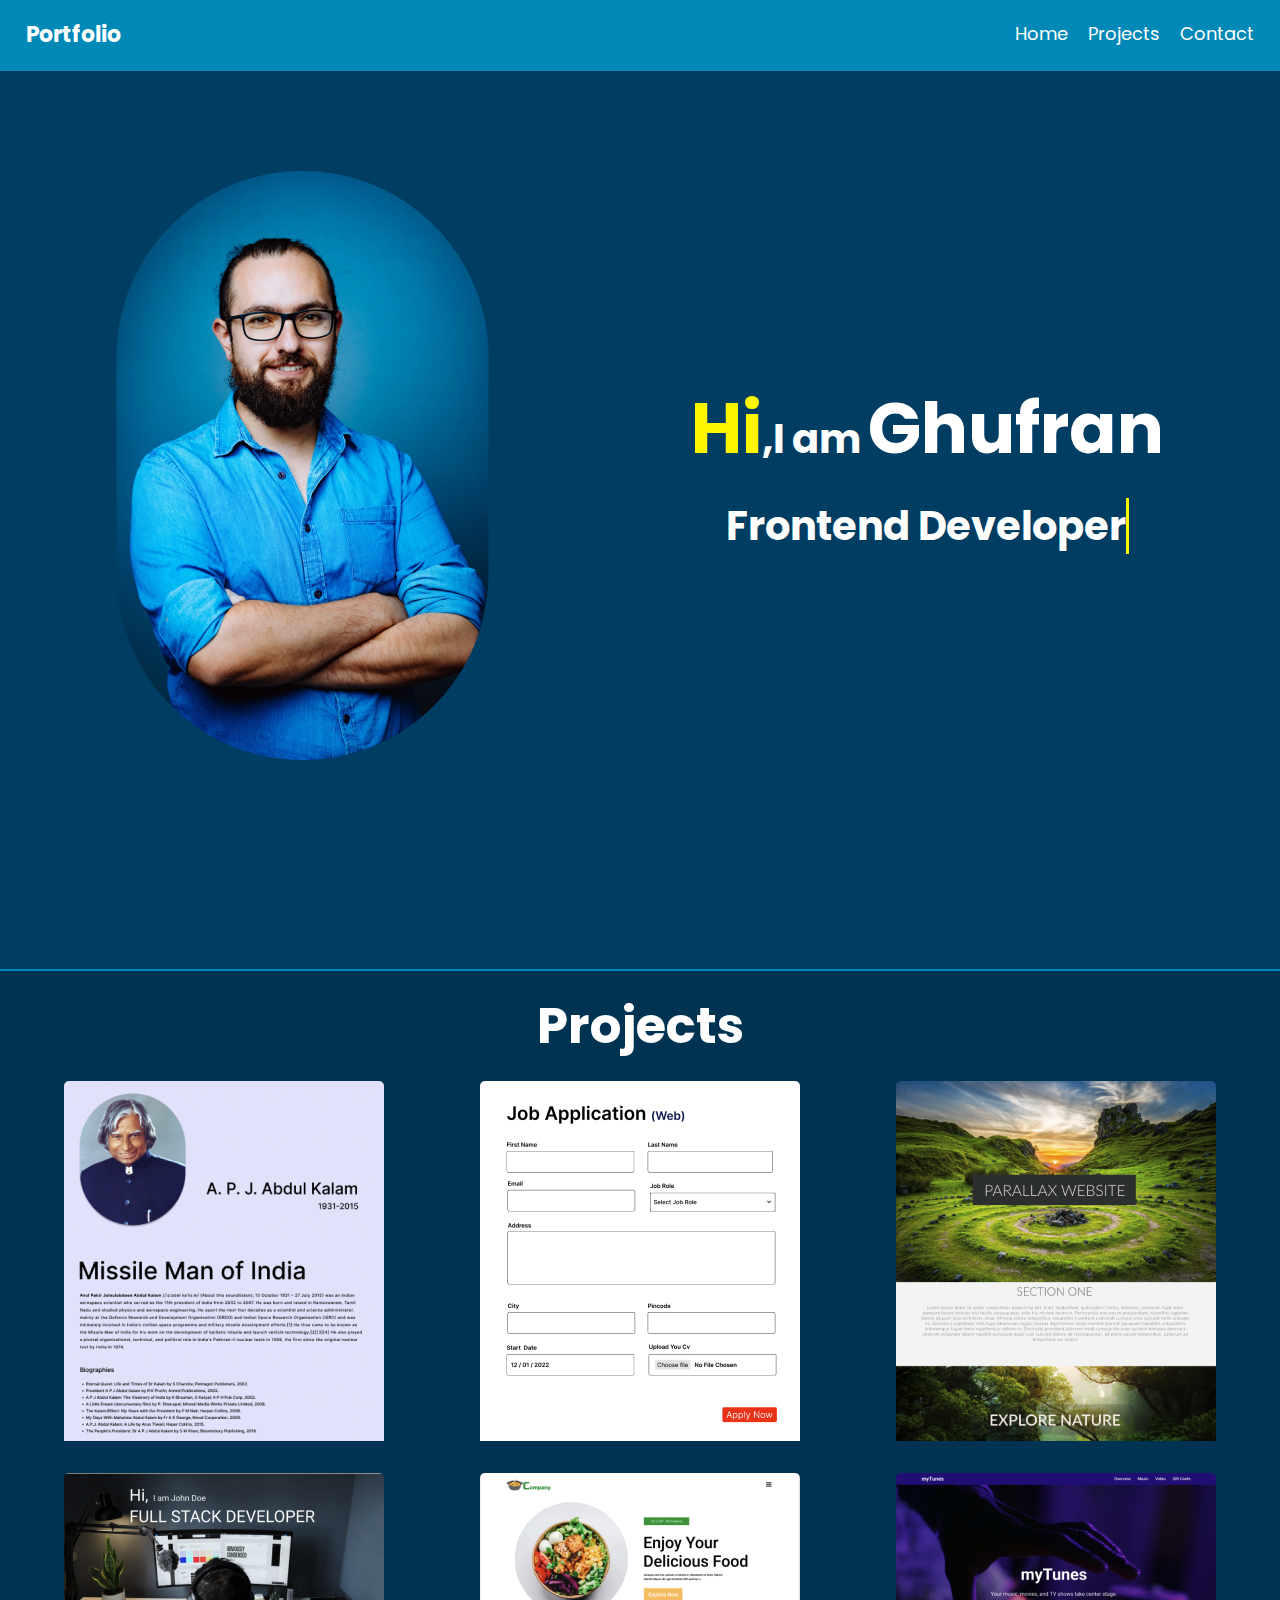
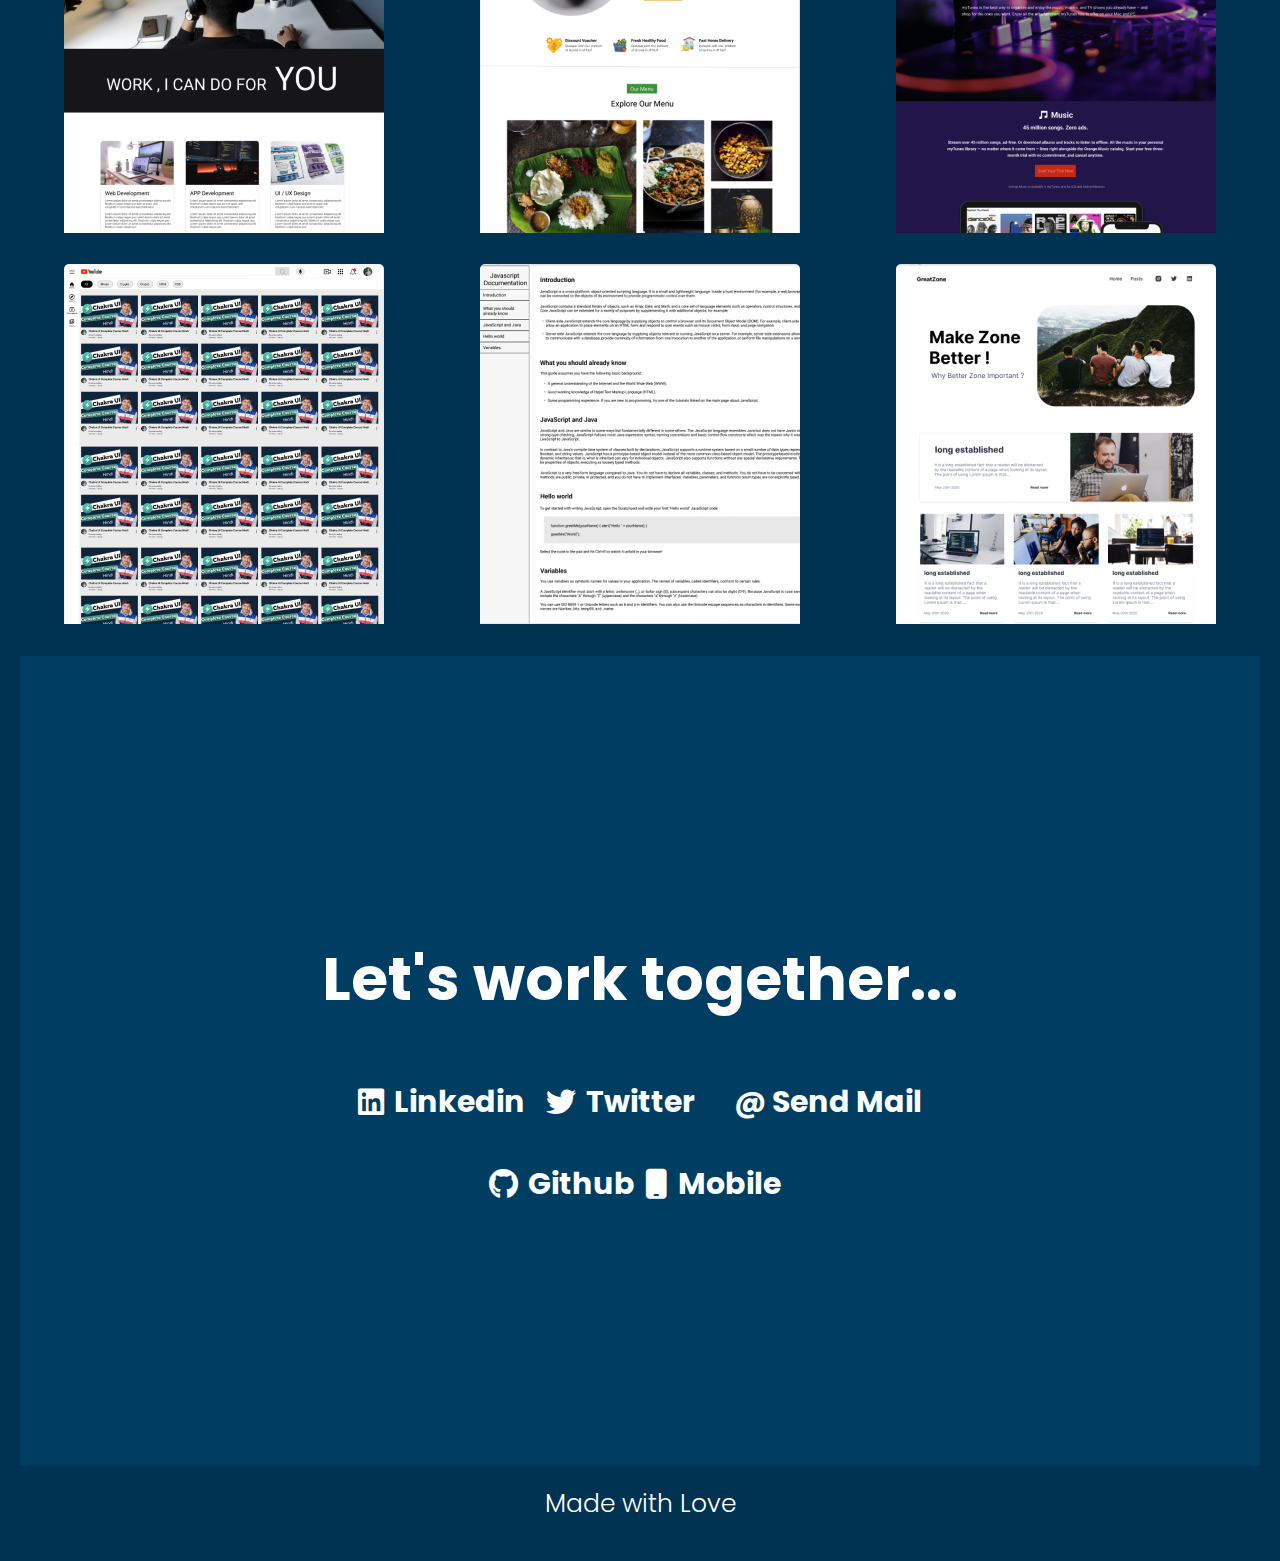
<file: 10_Portfolio/index.html>
<!DOCTYPE html>
<html lang="en">
<head>
    <meta charset="UTF-8">
    <meta http-equiv="X-UA-Compatible" content="IE=edge">
    <meta name="viewport" content="width=device-width, initial-scale=1.0">
    <title>Porfolio Website</title>
    <link rel="stylesheet" href="style.css">
    <link
      rel="stylesheet"
      href="https://cdnjs.cloudflare.com/ajax/libs/animate.css/4.1.1/animate.min.css"/>
      <link rel="stylesheet" href="https://cdnjs.cloudflare.com/ajax/libs/font-awesome/6.2.1/css/all.min.css"/>
</head>
<body>
    <header>
        <div class="container">
            <nav>
                <div class="logo">
                    <a href="index.html">Portfolio </a>
                </div>
                <ul>
                    <li><a href="#main">Home</a></li>
                    <li><a href="#portfolio">Projects</a></li>
                    <li><a href="#contact">Contact</a></li>
                </ul>
            </nav>
        </div>
    </header>
    <main id="main">
        <div class="container">
            <div class="hero-img">
            <img class="hero_image animate__animated animate__bounceInLeft" src="./images/hero.png" alt="main img">
        </div>
            <div class="main-content">
                <h1><span>Hi</span>,I am <span class="name">Ghufran</span></h1>
                <h2>Frontend Developer</h2>
            </div>
        </div>
    </main>
    <section id="portfolio">
        <h1>Projects</h1>
        <div class="container">
            <div class="p-container">
                <div class="grid">
                    <div class="card">
                        <a href="./1_Tribute/index.html">
                        <img src="./images/project1.png" alt="">
                            <div class="card-content">
                            <h3>Tribute Website</h3>
                            </div></a>
                    </div>
                </div>
                <div class="grid">
                    <div class="card">
                        <a href="./2_Application Form/index.html">
                        <img src="./images/Project2.png" alt="">
                            <div class="card-content">
                            <h3>Tribute Website</h3>
                            </div></a>
                    </div>
                </div>
                <div class="grid">
                    <div class="card">
                        <a href="./3_Parallax_web/index.html">
                        <img src="./images/project3.png" alt="">
                            <div class="card-content">
                                <h3>Parallax Website</h3>
                            </div>
                        </a>
                    </div>
                </div>
                <div class="grid">
                    <div class="card">
                        <a href="./4_Developer_landing/index.html">
                        <img src="./images/project4.png" alt="">
                            <div class="card-content">
                                <h3>Developer Landing</h3>
                            </div>
                        </a>
                    </div>
                </div>
                <div class="grid">
                    <div class="card">
                        <a href="./5_Resturant_web/index.html">
                        <img src="./images/project5.png" alt="">
                            <div class="card-content">
                                <h3>Resturant Website</h3>
                            </div>
                        </a>
                    </div>
                </div>
                <div class="grid">
                    <div class="card">
                        <a href="./6_Music-Web/">
                        <img src="./images/project6.png" alt="">
                            <div class="card-content">
                                <h3>Music Website</h3>
                            </div>
                        </a>
                    </div>
                </div>
                <div class="grid">
                    <div class="card">
                        <a href="./7_Youtube_clone/index.html">
                        <img src="./images/project7.png" alt="">
                            <div class="card-content">
                                <h3>Youtube Clone</h3>
                            </div>
                        </a>
                    </div>
                </div>
                <div class="grid">
                    <div class="card">
                        <a href="./8_Documentation Web/index.html">
                        <img src="./images/project8.png" alt="">
                            <div class="card-content">
                                <h3>Documentation Website</h3>
                            </div>
                        </a>
                    </div>
                </div>
                <div class="grid">
                    <div class="card">
                        <a href="./9_Blog/index.html">
                        <img src="./images/project9.png" alt="">
                            <div class="card-content">
                                <h3>Blog Website</h3>
                            </div>
                        </a>
                    </div>
                </div>
            </div>
        </div>
    </section>
    <footer>
        <section id="contact">
            <div class="container">
              <h2>Let's work together...</h2>
              <div class="top_contact">
                <div class="contact_way">
                  <i class="fa-brands fa-linkedin"></i>
                  <h3>Linkedin</h3>
                </div>
                <div class="contact_way">
                  <i class="fa-brands fa-twitter"></i>
                  <h3>Twitter</h3>
                </div>
                <div class="contact_way">
                  <h3>@ Send Mail</h3>
                </div>
              </div>
              <div class="bottom_contact">
                <div class="contact_way">
                  <i class="fab fa-github"></i>
                  <h3>Github</h3>
                </div>
                <div class="contact_way">
                  <i class="fa fa-mobile"></i>
                  <h3>Mobile</h3>
                </div>
              </div>
            </div>
          </section>
        </main>
        <footer>
          <div class="container">Made with Love</div>
    </footer>
</body>
</html>
</file>
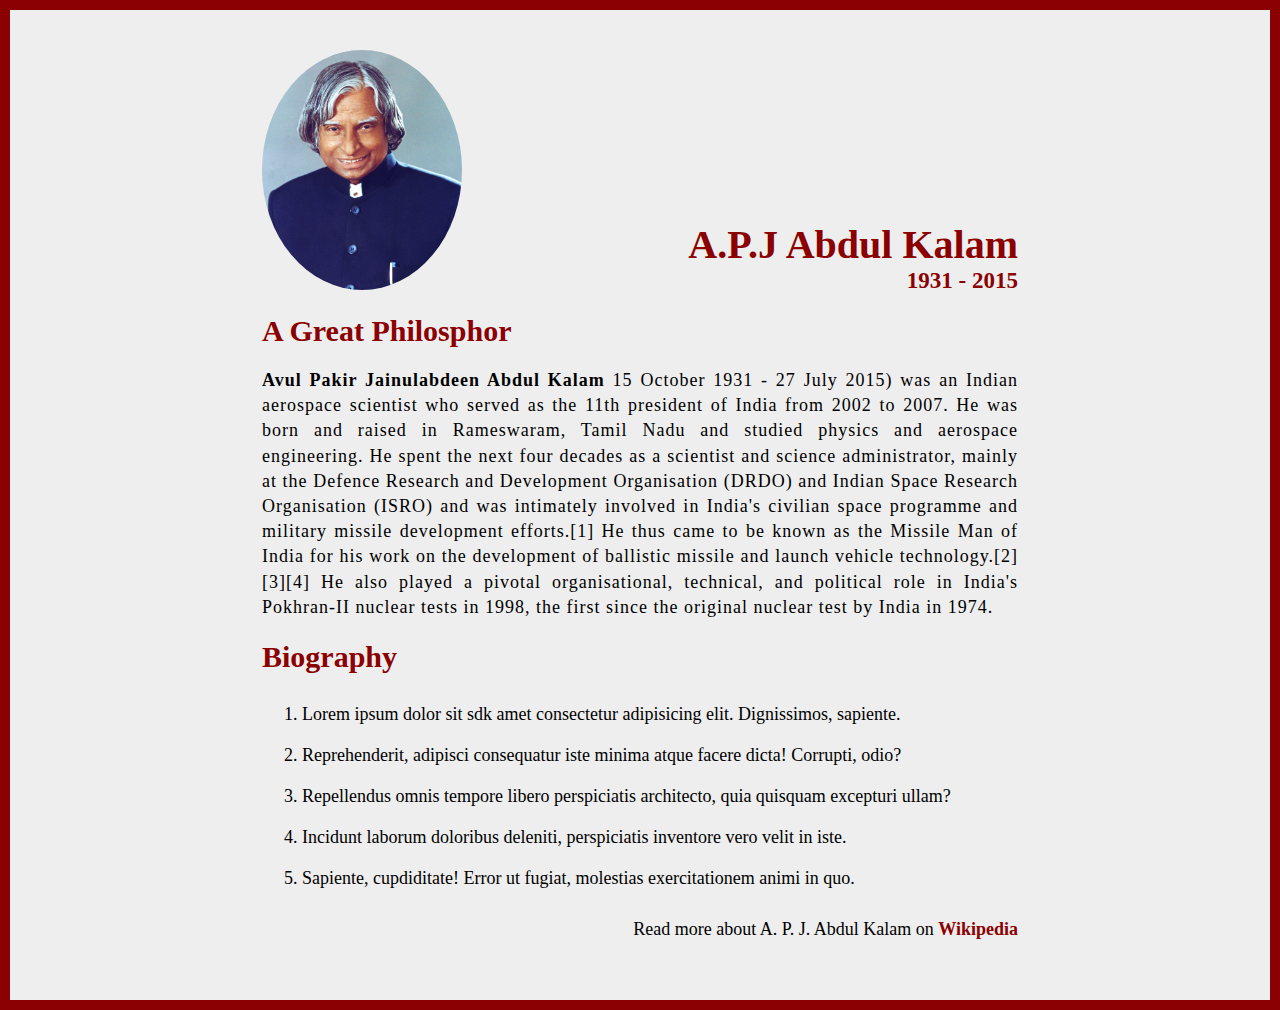
<file: 1_Tribute/index.html>
<!DOCTYPE html>
<html lang="en">
<head>
    <meta charset="UTF-8">
    <meta http-equiv="X-UA-Compatible" content="IE=edge">
    <meta name="viewport" content="width=device-width, initial-scale=1.0">
    <title>Tribute Website</title>
    <link rel="stylesheet" href="style.css">
</head>
<body>
<div class="container">
    <section id="top">
        <div class="main-img">
            <img src="./images/apj.jpg" alt="abdul kalam">
        </div>
        <div class="main content">
            <h1>A.P.J Abdul Kalam</h1>
            <h4>1931 - 2015</h4>
        </div>
    </section>
    <section id="about">
        <h1>A Great Philosphor</h1>
        <p><b>Avul Pakir Jainulabdeen Abdul Kalam</b> 15 October 1931 - 27 July 2015) was an Indian aerospace scientist who served as the 11th president of India from 2002 to 2007. He was born and raised in Rameswaram, Tamil Nadu and studied physics and aerospace engineering. He spent the next four decades as a scientist and science administrator, mainly at the Defence Research and Development Organisation (DRDO) and Indian Space Research Organisation (ISRO) and was intimately involved in India's civilian space programme and military missile development efforts.[1] He thus came to be known as the Missile Man of India for his work on the development of ballistic missile and launch vehicle technology.[2][3][4] He also played a pivotal organisational, technical, and political role in India's Pokhran-II nuclear tests in 1998, the first since the original nuclear test by India in 1974.</p>
    </section>
    <section id="bio">
        <h2>Biography</h2>
        <ul>
            <li>Lorem ipsum dolor sit sdk amet consectetur adipisicing elit. Dignissimos, sapiente.</li>
            <li>Reprehenderit, adipisci consequatur iste minima atque facere dicta! Corrupti, odio?</li>
            <li>Repellendus omnis tempore libero perspiciatis architecto, quia quisquam excepturi ullam?</li>
            <li>Incidunt laborum doloribus deleniti, perspiciatis inventore vero velit in iste.</li>
            <li>Sapiente, cupdiditate! Error ut fugiat, molestias exercitationem animi in quo.</li>
        </ul>
    </section>
    <footer>
        <p>Read more about A. P. J. Abdul Kalam on <a href="https://en.wikipedia.org/wiki/A._P._J._Abdul_Kalam">Wikipedia</a></p>
    </footer>
</div>
</body>
</html>
</file>
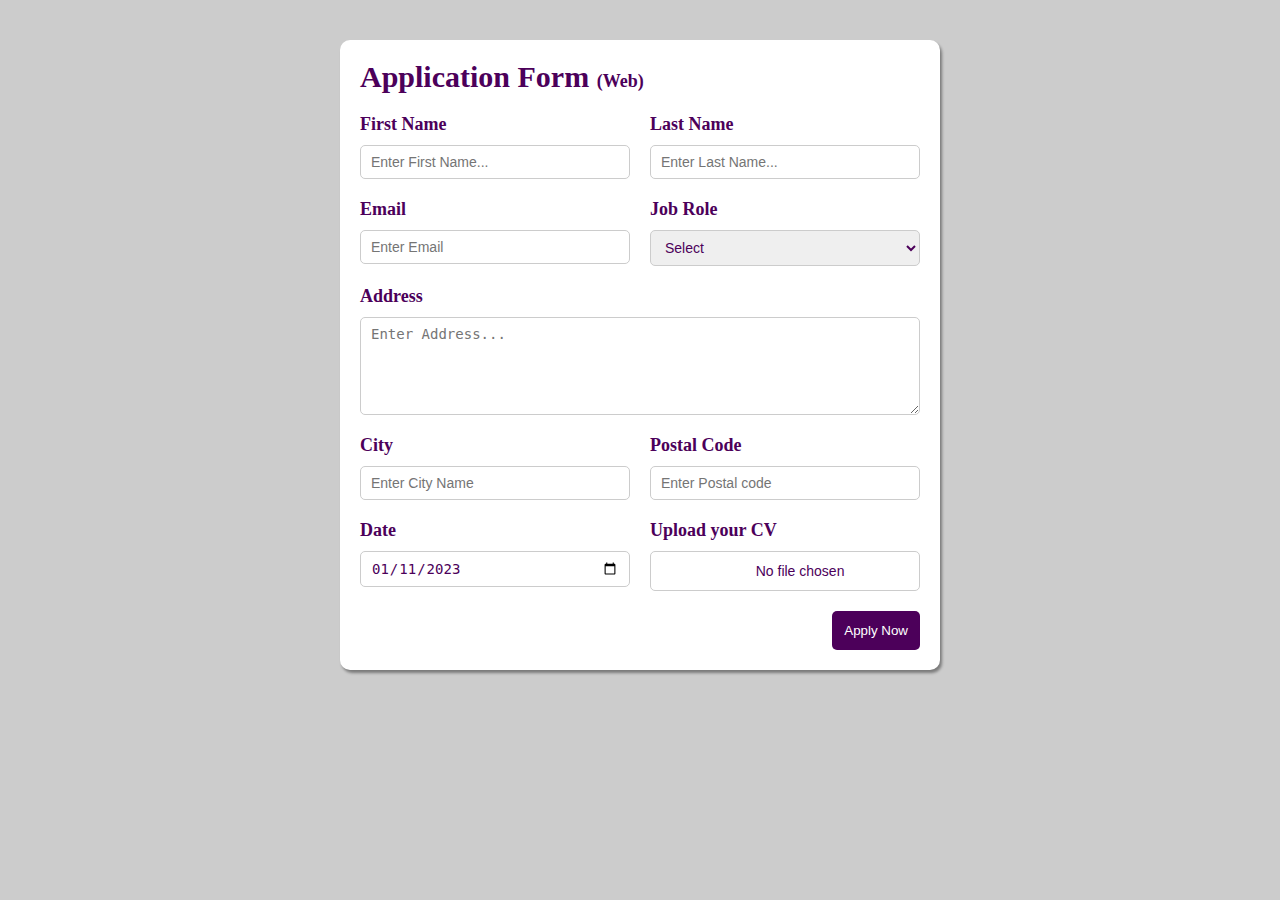
<file: 2_Application Form/index.html>
<!DOCTYPE html>
<html lang="en">
<head>
    <meta charset="UTF-8">
    <meta http-equiv="X-UA-Compatible" content="IE=edge">
    <meta name="viewport" content="width=device-width, initial-scale=1.0">
    <title>Application From</title>
    <link rel="stylesheet" href="style.css">
</head>
<body>
    <div class="container">
        <div class="box">
            <h2>Application Form <span>(Web)</span></h2>
            <form action="" method="POST">
                <div class="form-container">
                    <div class="form-controller">
                        <label for="first">First Name</label>
                        <input type="text" name="first" id="first" placeholder="Enter First Name...">
                    </div>
                    <div class="form-controller">
                        <label for="last">Last Name</label>
                        <input type="text" name="last" id="last" placeholder="Enter Last Name...">
                    </div>
                    <div class="form-controller">
                        <label for="email">Email</label>
                        <input type="text" name="email" id="email" placeholder="Enter Email">
                    </div>
                    <div class="form-controller">
                        <label for="job">Job Role</label>
                        <select name="job" id="job">
                            <option value="">Select</option>
                            <option value="">Frontend Developer</option>
                            <option value="">Backend Developer</option>
                            <option value="">UI UX Designer</option>
                        </select>
                    </div>
                    <div class="text">
                        <label for="address">Address</label>
                        <textarea name="address" id="address" cols="30" rows="5" placeholder="Enter Address..."></textarea>
                    </div>
                    <div class="form-controller">
                        <label for="city">City</label>
                        <input type="text" name="city" id="city" placeholder="Enter City Name">
                    </div>
                    <div class="form-controller">
                        <label for="postal">Postal Code</label>
                        <input type="text" name="postal" id="postal" placeholder="Enter Postal code">
                    </div>
                    <div class="form-controller">
                        <label for="date">Date</label>
                        <input type="date" value="2023-01-11">
                    </div>
                    <div class="form-controller">
                        <label for="file">Upload your CV</label>
                        <input type="file" class="custom-file">
                    </div>
                </div>
                <div class="btn">
                <button type="submit">Apply Now</button>
            </div>
            </form>
        </div>
    </div>
</body>
</html>
</file>
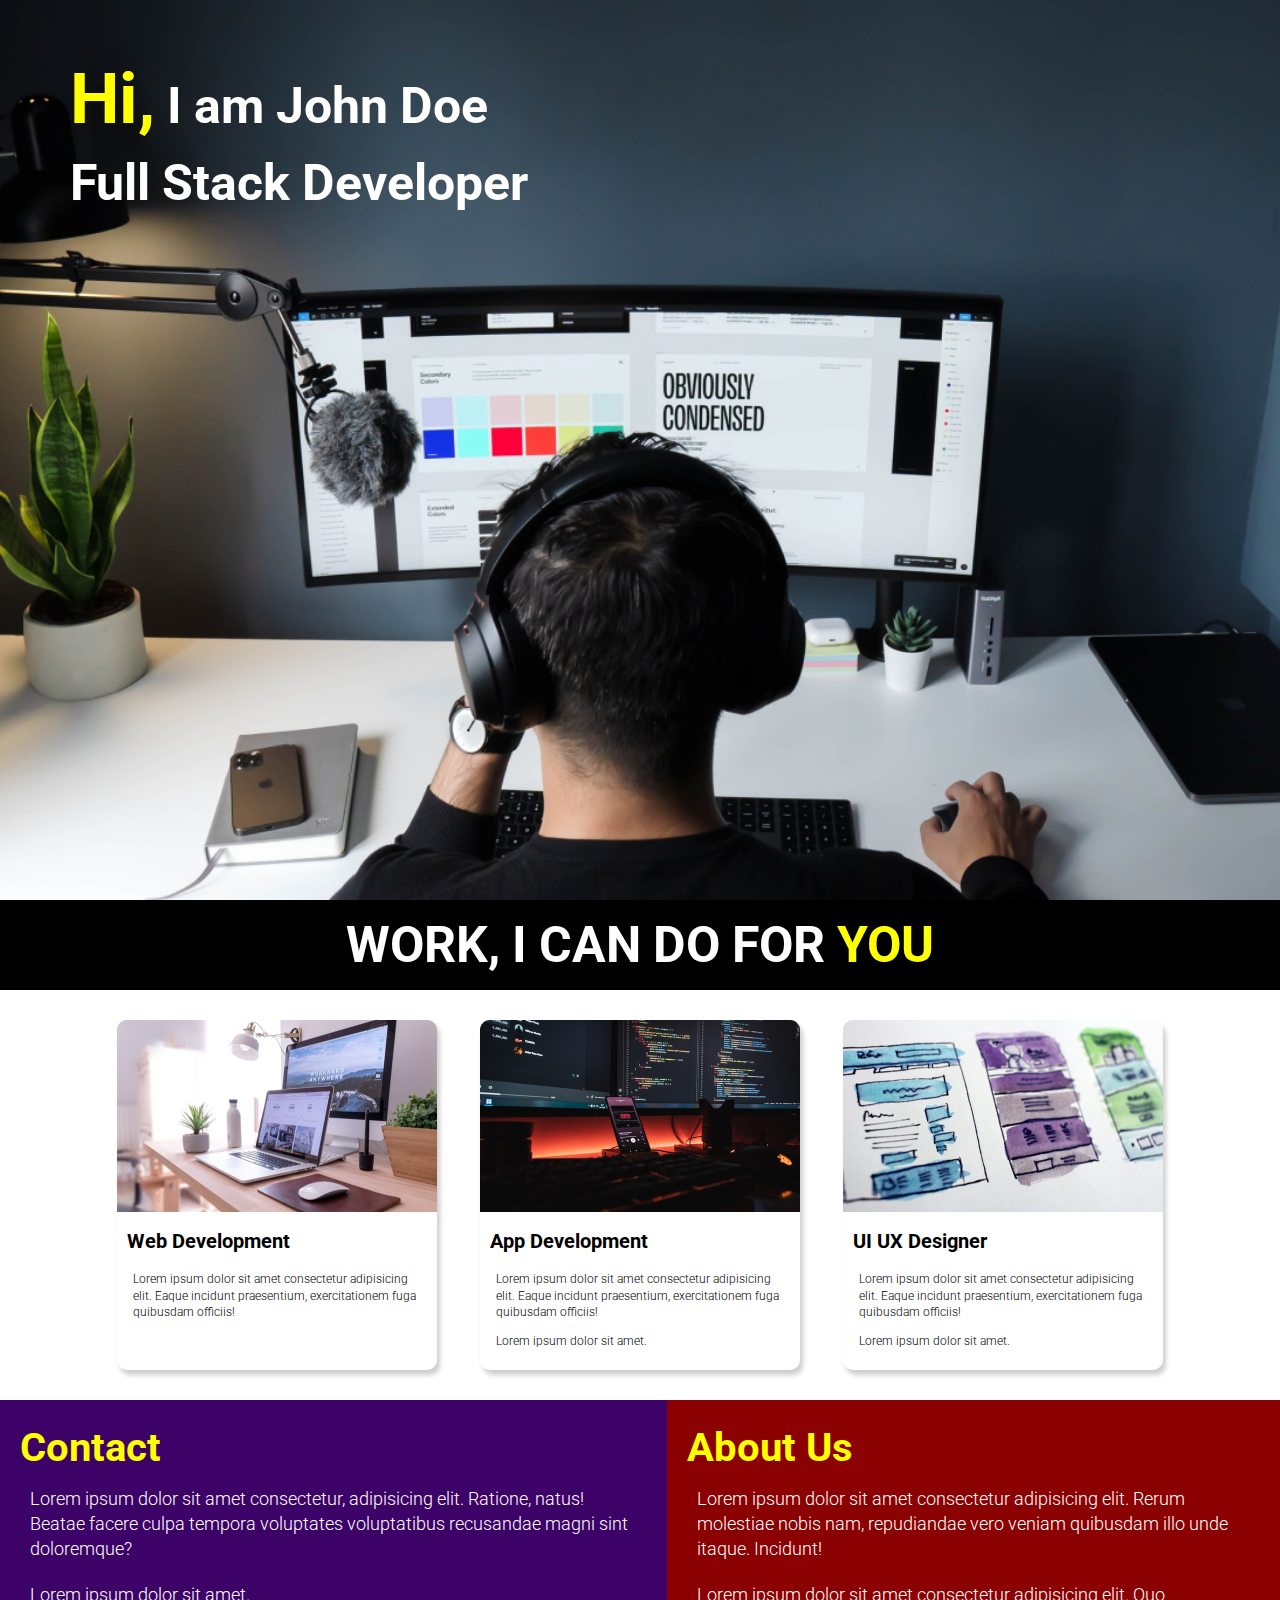
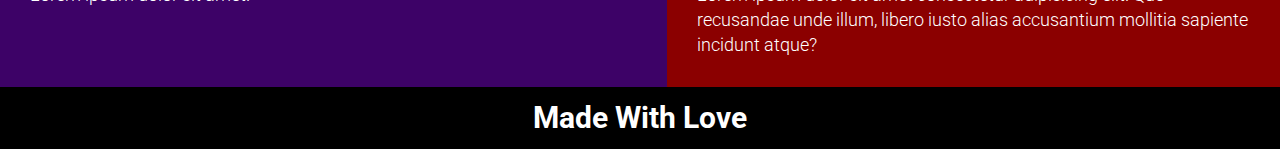
<file: 4_Developer_landing/index.html>
<!DOCTYPE html>
<html lang="en">
<head>
    <meta charset="UTF-8">
    <meta http-equiv="X-UA-Compatible" content="IE=edge">
    <meta name="viewport" content="width=device-width, initial-scale=1.0">
    <title>Developer Landing Page</title>
    <link rel="stylesheet" href="style.css">
</head>
<body>
   <section class="main">
    <!-- <img src="./images/developer.png" alt=""> -->
    <div class="main-content">
        <h1><span>Hi,</span> I am John Doe</h1>
        <h1>Full Stack Developer</h1>
    </div>
   </section>
   <section class="black">
    <h1>WORK, I CAN DO FOR <span>YOU</span></h1>
   </section>
   <section class="card-container">
    <div class="grid-item">
        <div class="card">
            <img src="./images/web.png" alt="web">
            <div class="card-content">
                <h2>Web Development</h2>
                <p>Lorem ipsum dolor sit amet consectetur adipisicing elit. Eaque incidunt praesentium, exercitationem fuga quibusdam officiis!</p>
            </div>
        </div>
    </div>
    <div class="grid-item">
        <div class="card">
            <img src="./images/mobile.png" alt="APP">
            <div class="card-content">
                <h2>App Development</h2>
                <p>Lorem ipsum dolor sit amet consectetur adipisicing elit. Eaque incidunt praesentium, exercitationem fuga quibusdam officiis!</p>
                <p>Lorem ipsum dolor sit amet.</p>
            </div>
        </div>
    </div>
    <div class="grid-item">
        <div class="card">
            <img src="./images/uiux.png" alt="UI">
            <div class="card-content">
                <h2>UI UX Designer</h2>
                <p>Lorem ipsum dolor sit amet consectetur adipisicing elit. Eaque incidunt praesentium, exercitationem fuga quibusdam officiis!</p>
                <p>Lorem ipsum dolor sit amet.</p>
            </div>
        </div>
    </div>
   </section>
   <section class="about">
    <div class="contact">
        <h1>Contact</h1>
        <p>Lorem ipsum dolor sit amet consectetur, adipisicing elit. Ratione, natus! Beatae facere culpa tempora voluptates voluptatibus recusandae magni sint doloremque?</p>
        <p>Lorem ipsum dolor sit amet.</p>
    </div>
    <div class="aboutus">
        <h1>About Us</h1>
        <p>Lorem ipsum dolor sit amet consectetur adipisicing elit. Rerum molestiae nobis nam, repudiandae vero veniam quibusdam illo unde itaque. Incidunt!</p>
        <p>Lorem ipsum dolor sit amet consectetur adipisicing elit. Quo recusandae unde illum, libero iusto alias accusantium mollitia sapiente incidunt atque?</p>
    </div>
   </section>
   <footer>
    Made With Love
   </footer>
</body>
</html>
</file>
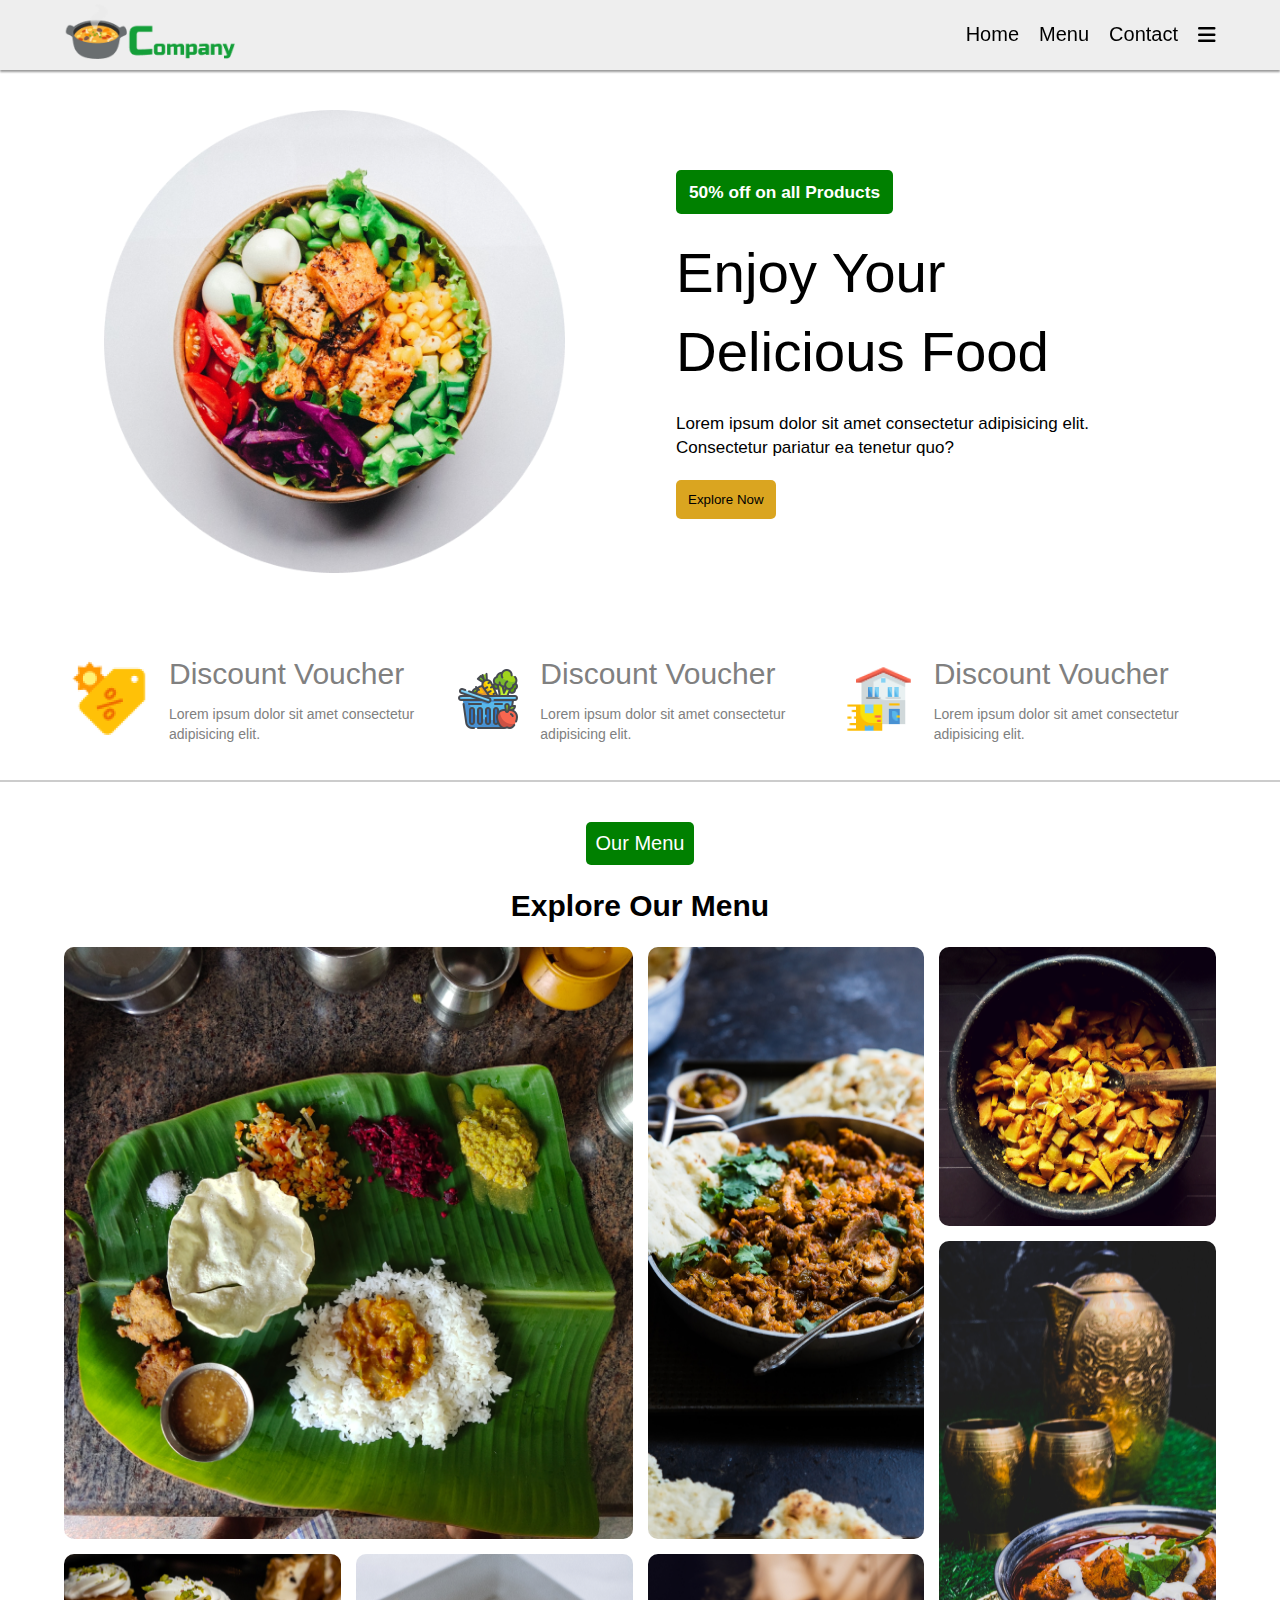
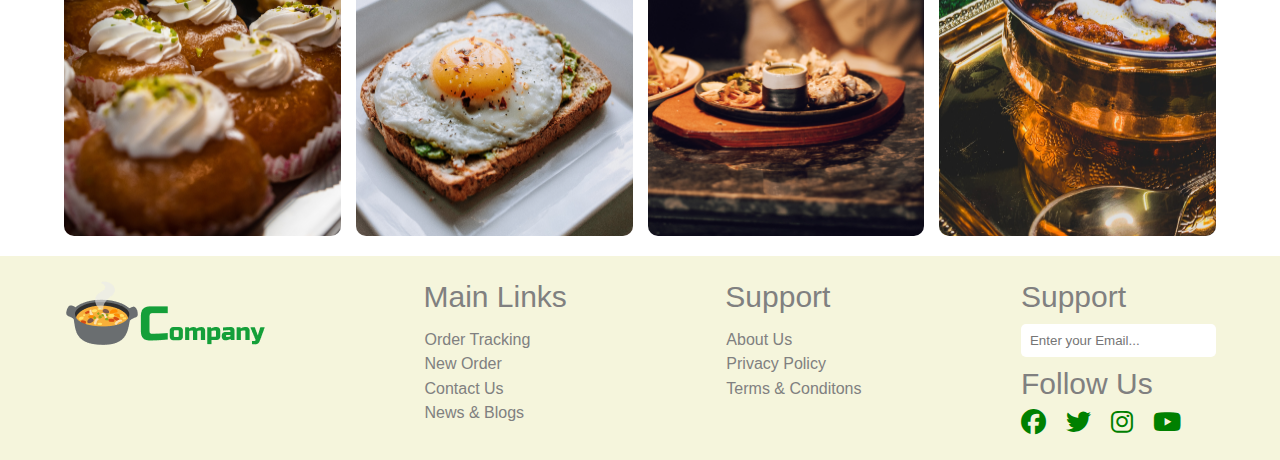
<file: 5_Resturant_web/index.html>
<!DOCTYPE html>
<html lang="en">
<head>
    <meta charset="UTF-8">
    <meta http-equiv="X-UA-Compatible" content="IE=edge">
    <meta name="viewport" content="width=device-width, initial-scale=1.0">
    <title>Resturant Website</title>
    <link rel="stylesheet" href="style.css">
    <link rel="stylesheet" href="https://cdnjs.cloudflare.com/ajax/libs/font-awesome/6.2.1/css/all.min.css"/>
</head>
<body>
    <header>
        <nav class="container">
            <div class="logo">
                <img src="./images/logo.png" alt="logo">
            </div>
            <ul>
                <li><a href="#top">Home</a></li>
                <li><a href="#menu">Menu</a></li>
                <li><a href="#f-container">Contact</a></li>
                <li><i class="fa fa-bars"></i></li>
            </ul>
        </nav>
    </header>
    <section id="top">
        <div class="container">
            <div class="main-img">
                <img src="./images/hero_image.png" alt="main">
            </div>
            <div class="main-content">
                <h4>50% off on all Products</h4>
                <h1>Enjoy Your 
                    Delicious Food</h1>
                <p>Lorem ipsum dolor sit amet consectetur adipisicing elit. Consectetur pariatur ea tenetur quo?</p>
                <button class="main-btn" type="button">Explore Now</button>
            </div>
        </div>
    </section>
    <section class="features">
        <div class="container">
            <div class="feature">
                <img src="./icons/discount.png" alt="Discount">
                <div class="f-content">
                    <h3>Discount Voucher</h3>
                    <p>Lorem ipsum dolor sit amet consectetur adipisicing elit.</p>
                </div>
            </div>
            <div class="feature">
                <img src="./icons/fresh.png" alt="Fresh">
                <div class="f-content">
                    <h3>Discount Voucher</h3>
                    <p>Lorem ipsum dolor sit amet consectetur adipisicing elit.</p>
                </div>
            </div>
            <div class="feature">
                <img src="./icons/delivery.png" alt="Delivery">
                <div class="f-content">
                    <h3>Discount Voucher</h3>
                    <p>Lorem ipsum dolor sit amet consectetur adipisicing elit.</p>
                </div>
            </div>
        </div>
    </section>
    <div class="divider"></div>
    <section id="menu">
        <button class="menu-btn">Our Menu</button>
        <h2>Explore Our Menu</h2>
        <div class="container">
        <div class="grid">
            <div class="item1">
                <img class="grid-img" src="./images/grid_image1.png" alt="">
            </div>
            <div class="item2">
                <img class="grid-img" src="./images/grid_image2.png" alt="">
            </div>
            <div class="item3">
                <img class="grid-img" src="./images/grid_image3.png" alt="">
            </div>
            <div class="item4">
                <img class="grid-img" src="./images/grid_image4.png" alt="">
            </div>
            <div class="item5">
                <img class="grid-img" src="./images/grid_image5.png" alt="">
            </div>
            <div class="item6">
                <img class="grid-img" src="./images/grid_image6.png" alt="">
            </div>
            <div class="item7">
                <img class="grid-img" src="./images/grid_image7.png" alt="">
            </div>
        </div>
        </div>
    </section>
    <footer>
        <div class="container">
            <div id="f-container">
                <div class="f-logo">
                    <img src="./images/logo.png" alt="">
                </div>
                <div class="f-content">
                    <h3>Main Links</h3>
                    <ul>
                        <li>Order Tracking</li>
                        <li>New Order</li>
                        <li>Contact Us</li>
                        <li>News & Blogs</li>
                    </ul>
                </div>
                <div class="f-content">
                    <h3>Support</h3>
                    <ul>
                        <li>About Us</li>
                        <li>Privacy Policy</li>
                        <li>Terms & Conditons</li>
                    </ul>
                </div>
                <div class="letter">
                    <h3>Support</h3>
                    <input type="email" placeholder="Enter your Email..." />
                    <h3>Follow Us</h3>
                    <div class="icon-container">
                      <div class="icon">
                        <i class="fa-brands fa-facebook"></i>
                      </div>
                      <div class="icon">
                        <i class="fa-brands fa-twitter" aria-hidden="true"></i>
                      </div>
                      <div class="icon">
                        <i class="fa-brands fa-instagram" aria-hidden="true"></i>
                      </div>
                      <div class="icon">
                        <i class="fa-brands fa-youtube" aria-hidden="true"></i>
                      </div>
                    </div>
            </div>
        </div>
    </footer>
</body>
</html>
</file>
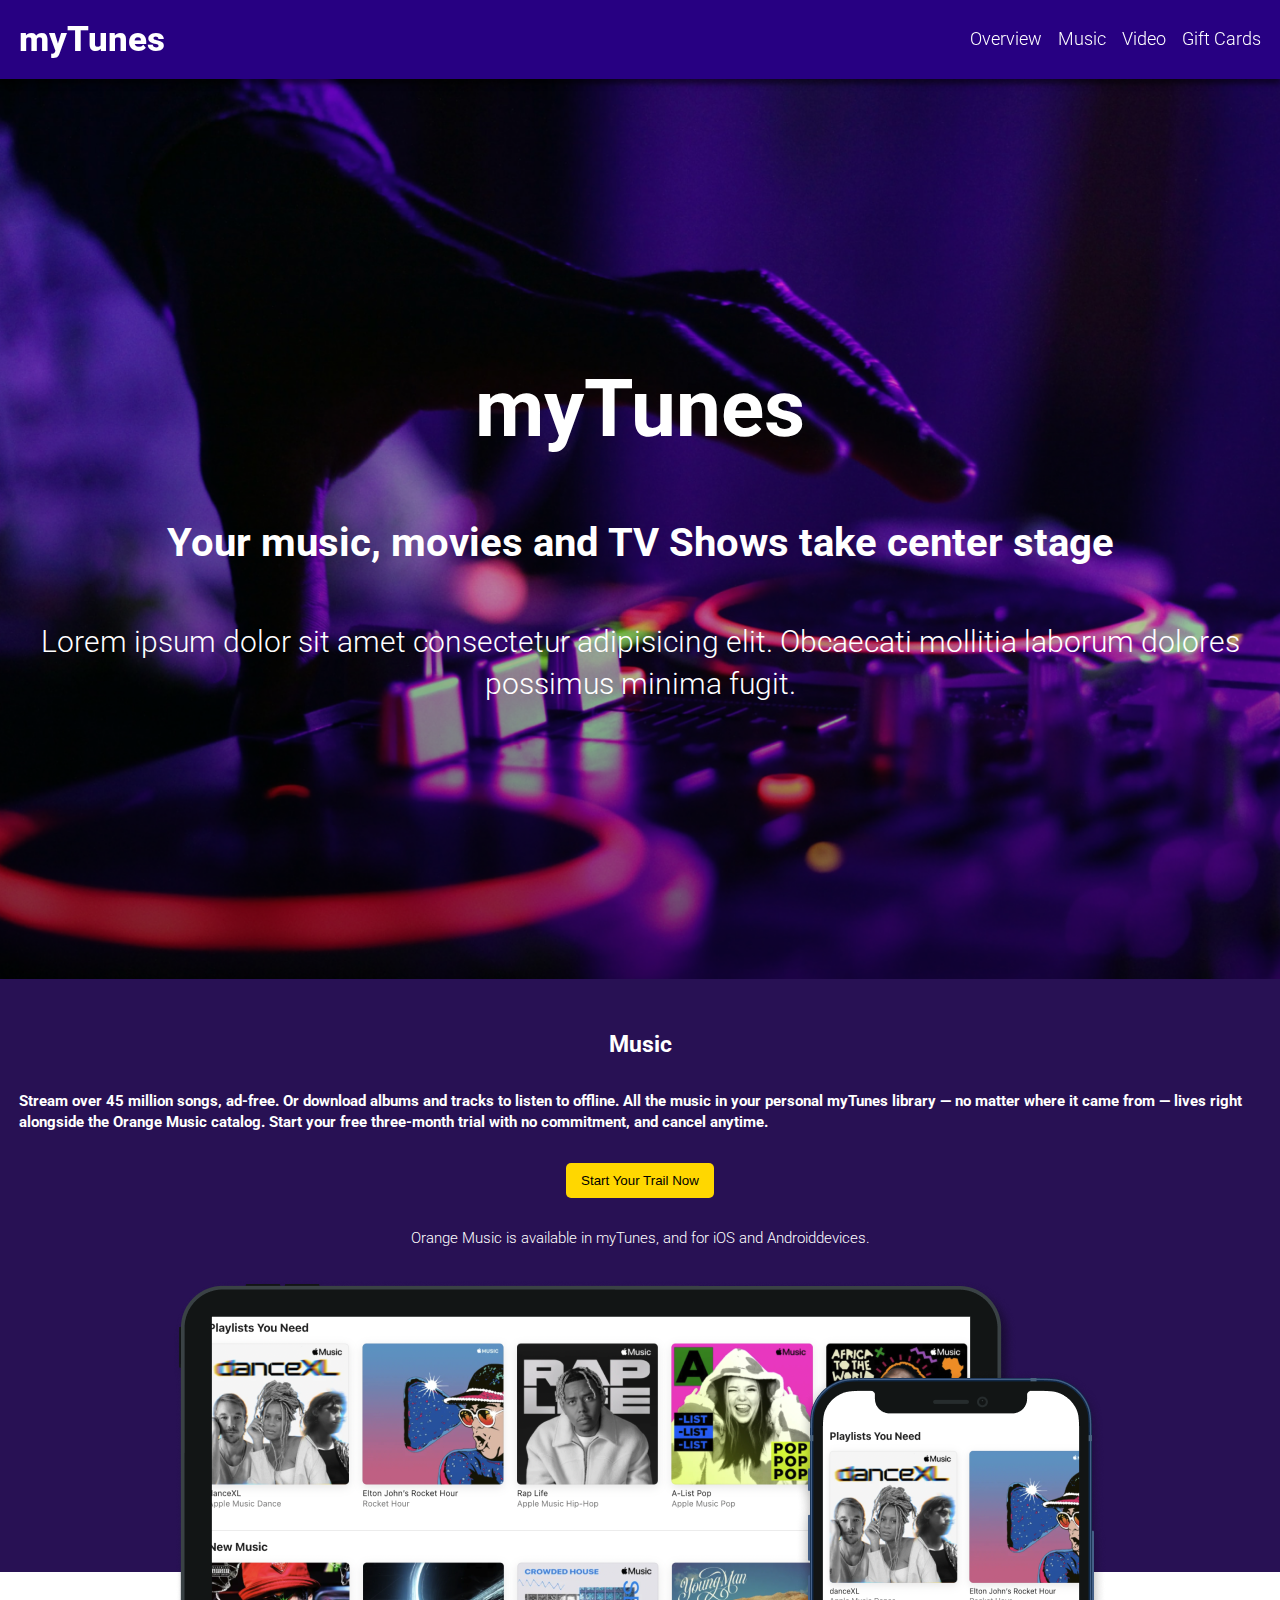
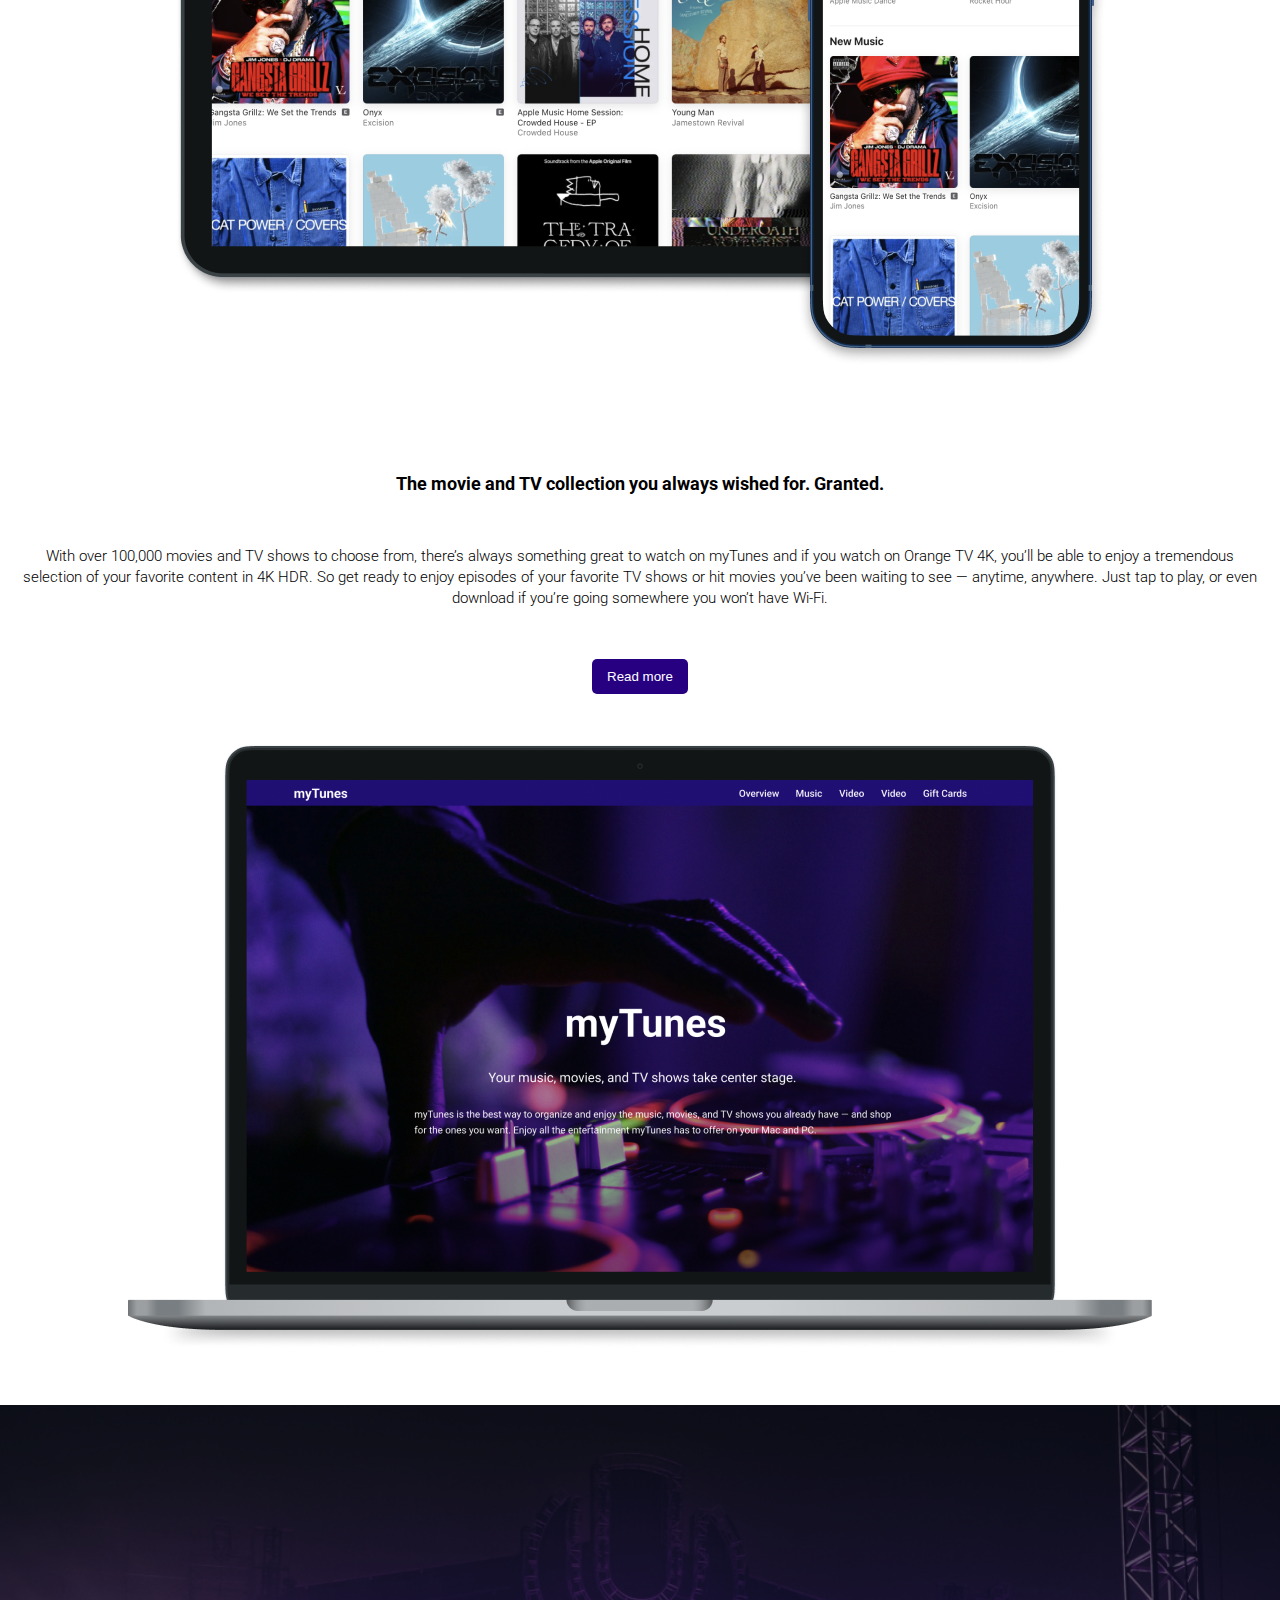
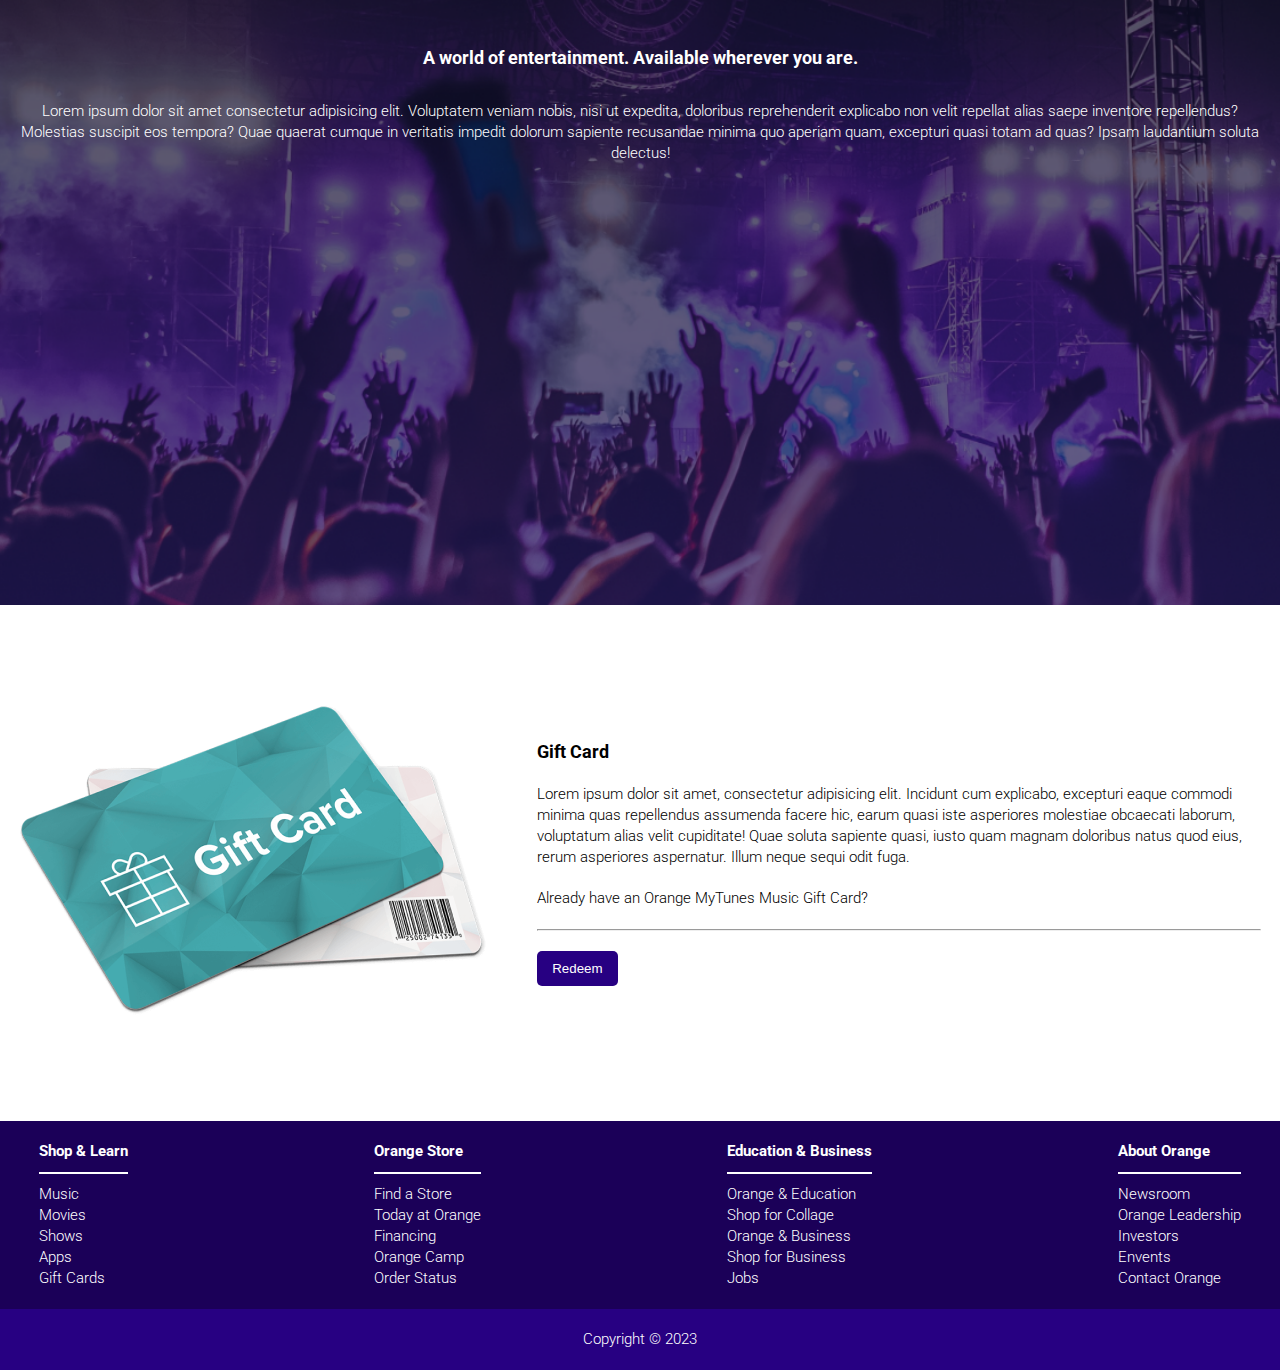
<file: 6_Music-Web/index.html>
<!DOCTYPE html>
<html lang="en">
<head>
    <meta charset="UTF-8">
    <meta http-equiv="X-UA-Compatible" content="IE=edge">
    <meta name="viewport" content="width=device-width, initial-scale=1.0">
    <title>Music Website</title>
    <link rel="stylesheet" href="style.css">
</head>
<body>
    <header>
        <div class="container">
            <nav>
                <div class="logo">myTunes</div>
                <ul>
                    <li><a href="#main">Overview</a></li>
                    <li><a href="#music">Music</a></li>
                    <li><a href="#video">Video</a></li>
                    <li><a href="#gift">Gift Cards</a></li>
                </ul>
            </nav>
        </div>
    </header>
    <section id="main">
        <div class="container">
            <h1>myTunes</h1>
            <h2>Your music, movies and TV Shows take center stage</h2>
            <p>Lorem ipsum dolor sit amet consectetur adipisicing elit. Obcaecati mollitia laborum dolores possimus minima fugit.</p>
        </div>
    </section>
    <section id="music">
        <div class="container">
            <h2><span><i class="fa fa-music"></i></span>
                Music</h2>
              <h4>Stream over 45 million songs, ad-free. Or download albums and tracks to listen to offline. All the music in your personal myTunes library
                — no matter where it came from — lives right alongside the Orange
                Music catalog. Start your free three-month trial with no commitment,
                and cancel anytime.</h4>
              <button class="m-btn">Start Your Trail Now</button>
              <p>Orange Music is available in myTunes, and for iOS and Androiddevices.</p>
              <div class="ipad">
                <img src="images/ipad-iphone.png" alt="iphone ipad" />
              </div>
        </div>
    </section>
    <section class="about-music container">
        <h3>The movie and TV collection you always wished for. Granted.</h3>
        <p>
          With over 100,000 movies and TV shows to choose from, there’s always
          something great to watch on myTunes and if you watch on Orange TV 4K,
          you’ll be able to enjoy a tremendous selection of your favorite
          content in 4K HDR. So get ready to enjoy episodes of your favorite TV
          shows or hit movies you’ve been waiting to see — anytime, anywhere.
          Just tap to play, or even download if you’re going somewhere you won’t
          have Wi-Fi.
        </p>
        <button class="secondary-btn">Read more</button>
        <div class="mac-img">
          <img src="images/mac.png" alt="macbook" />
        </div>
      </section>
      <section id="video">
        <div class="container">
          <h3>A world of entertainment. Available wherever you are.</h3>
          <p>
            Lorem ipsum dolor sit amet consectetur adipisicing elit. Voluptatem
            veniam nobis, nisi ut expedita, doloribus reprehenderit explicabo
            non velit repellat alias saepe inventore repellendus? Molestias
            suscipit eos tempora? Quae quaerat cumque in veritatis impedit
            dolorum sapiente recusandae minima quo aperiam quam, excepturi quasi
            totam ad quas? Ipsam laudantium soluta delectus!
          </p>
        </div>
      </section>
      <div class="container">
        <section id="gift">
          <div class="gift-card">
            <img src="images/gift_card.png" alt="gift card" />
          </div>
          <div class="gift-content">
            <h3>Gift Card</h3>
            <p>
              Lorem ipsum dolor sit amet, consectetur adipisicing elit. Incidunt
              cum explicabo, excepturi eaque commodi minima quas repellendus
              assumenda facere hic, earum quasi iste asperiores molestiae
              obcaecati laborum, voluptatum alias velit cupiditate! Quae soluta
              sapiente quasi, iusto quam magnam doloribus natus quod eius, rerum
              asperiores aspernatur. Illum neque sequi odit fuga.
            </p>
            <p>Already have an Orange MyTunes Music Gift Card?</p>
            <hr />
            <div>
              <button class="secondary-btn">Redeem</button>
            </div>
          </div>
        </section>
      </div>
    </main>
    <footer>
      <section class="footer-upper">
        <div class="container">
          <div class="footer-links">
            <h4>Shop & Learn</h4>
            <ul>
              <li>Music</li>
              <li>Movies</li>
              <li>Shows</li>
              <li>Apps</li>
              <li>Gift Cards</li>
            </ul>
          </div>
          <div class="footer-links">
            <h4>Orange Store</h4>
            <ul>
              <li>Find a Store</li>
              <li>Today at Orange</li>
              <li>Financing</li>
              <li>Orange Camp</li>
              <li>Order Status</li>
            </ul>
          </div>
          <div class="footer-links">
            <h4>Education & Business</h4>
            <ul>
              <li>Orange & Education</li>
              <li>Shop for Collage</li>
              <li>Orange & Business</li>
              <li>Shop for Business</li>
              <li>Jobs</li>
            </ul>
          </div>
          <div class="footer-links">
            <h4>About Orange</h4>
            <ul>
              <li>Newsroom</li>
              <li>Orange Leadership</li>
              <li>Investors</li>
              <li>Envents</li>
              <li>Contact Orange</li>
            </ul>
          </div>
        </div>
      </section>
      <section class="footer-lower">
        <p>Copyright © 2023</p>
      </section>
    </footer>
</body>
</html>
</file>
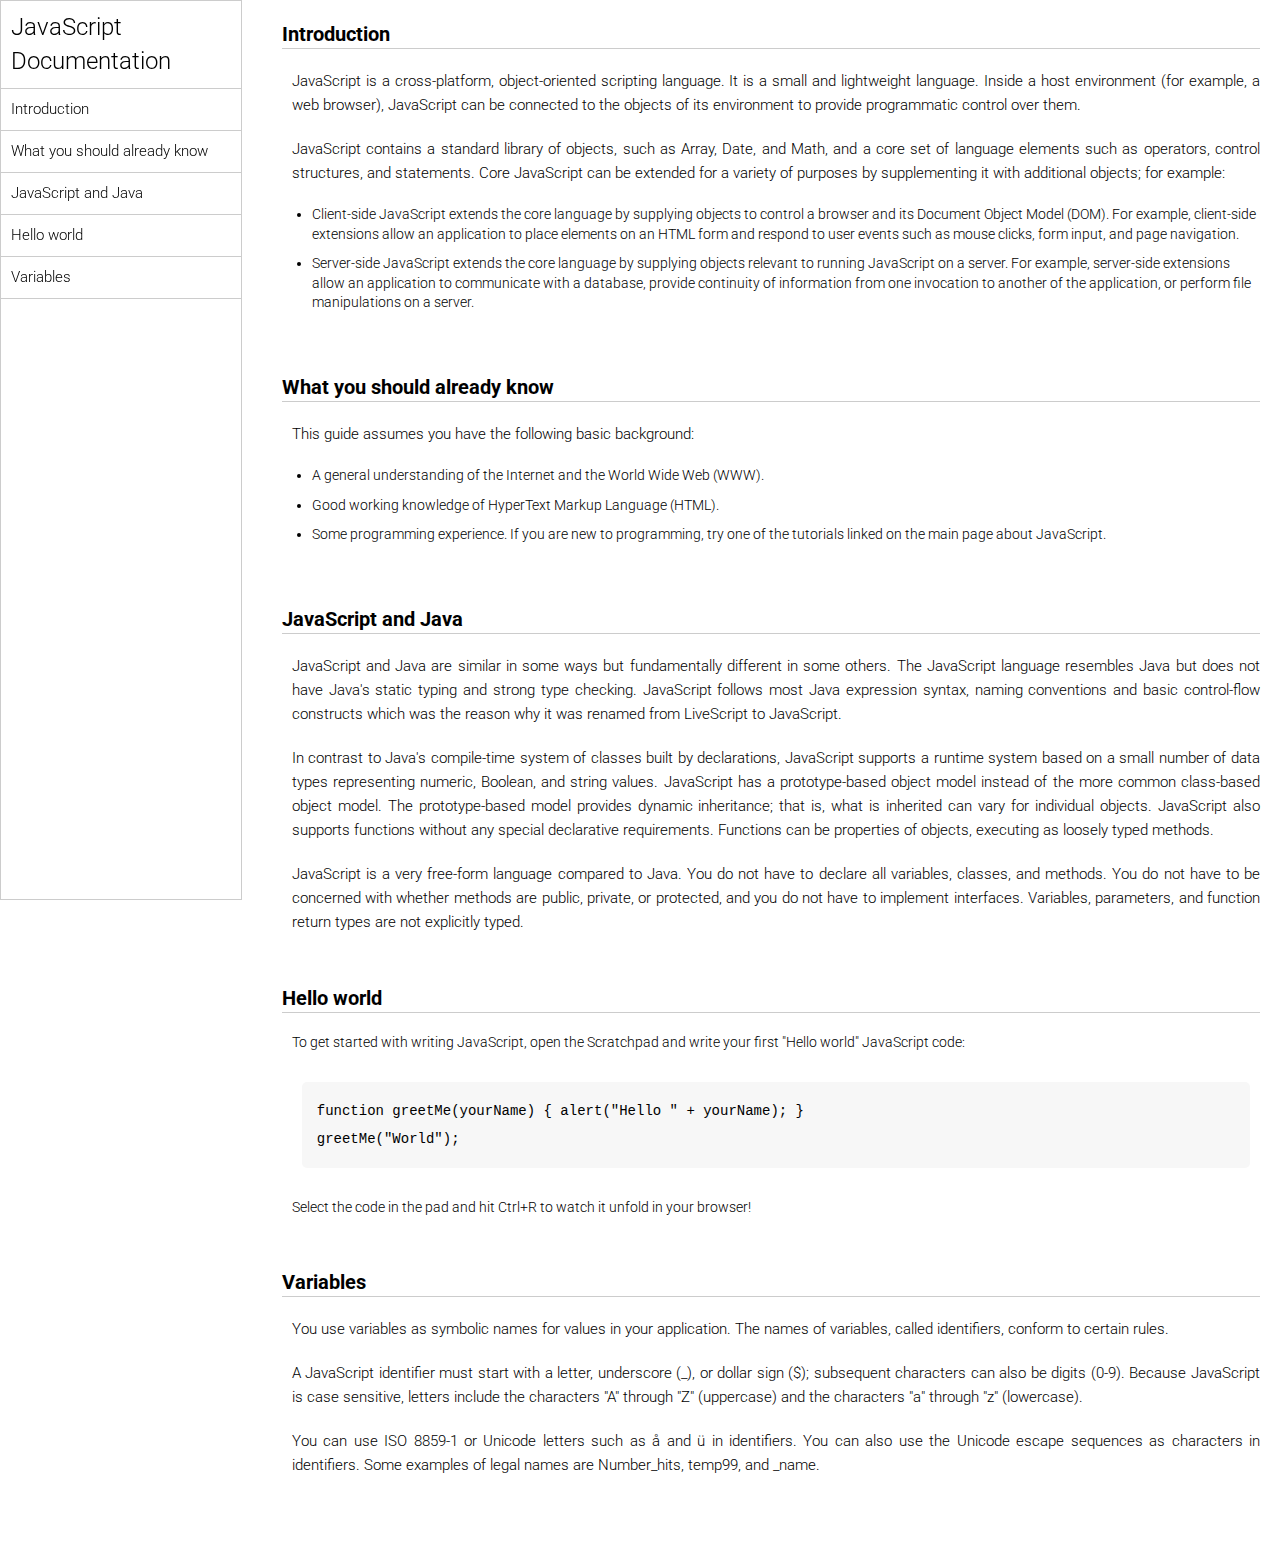
<file: 8_Documentation Web/index.html>
<!DOCTYPE html>
<html lang="en">
<head>
    <meta charset="UTF-8">
    <meta http-equiv="X-UA-Compatible" content="IE=edge">
    <meta name="viewport" content="width=device-width, initial-scale=1.0">
    <title>Documentation Website</title>
    <link rel="stylesheet" href="style.css">
</head>
<body>
    <header>
        <nav>
            <h1>JavaScript Documentation</h1>
            <ul>
                <a href="#Introduction"><li>Introduction</li></a>
                <a href="#What_you_should_already_know"><li>What you should already know</li></a>
                <a href="#JavaScript_and_Java"><li>JavaScript and Java</li></a>
                <a href="#Hello_world"><li>Hello world</li></a>
                <a href="#Variables"><li>Variables</li></a>
              </ul>
        </nav>
    </header>
    <main>
        <section id="Introduction">
            <h2>Introduction</h2>
            <article>
              <p>
                JavaScript is a cross-platform, object-oriented scripting language.
                It is a small and lightweight language. Inside a host environment
                (for example, a web browser), JavaScript can be connected to the
                objects of its environment to provide programmatic control over
                them.
              </p>
    
              <p>
                JavaScript contains a standard library of objects, such as Array,
                Date, and Math, and a core set of language elements such as
                operators, control structures, and statements. Core JavaScript can
                be extended for a variety of purposes by supplementing it with
                additional objects; for example:
              </p>
              <ul>
                <li>
                  Client-side JavaScript extends the core language by supplying
                  objects to control a browser and its Document Object Model (DOM).
                  For example, client-side extensions allow an application to place
                  elements on an HTML form and respond to user events such as mouse
                  clicks, form input, and page navigation.
                </li>
                <li>
                  Server-side JavaScript extends the core language by supplying
                  objects relevant to running JavaScript on a server. For example,
                  server-side extensions allow an application to communicate with a
                  database, provide continuity of information from one invocation to
                  another of the application, or perform file manipulations on a
                  server.
                </li>
              </ul>
            </article>
          </section>
          <section id="What_you_should_already_know">
            <h2>What you should already know</h2>
            <article>
              <p>This guide assumes you have the following basic background:</p>
    
              <ul>
                <li>
                  A general understanding of the Internet and the World Wide Web
                  (WWW).
                </li>
                <li>Good working knowledge of HyperText Markup Language (HTML).</li>
                <li>
                  Some programming experience. If you are new to programming, try
                  one of the tutorials linked on the main page about JavaScript.
                </li>
              </ul>
            </article>
          </section>
          <section id="JavaScript_and_Java">
            <h2>JavaScript and Java</h2>
            <article>
              <p>
                JavaScript and Java are similar in some ways but fundamentally
                different in some others. The JavaScript language resembles Java but
                does not have Java's static typing and strong type checking.
                JavaScript follows most Java expression syntax, naming conventions
                and basic control-flow constructs which was the reason why it was
                renamed from LiveScript to JavaScript.
              </p>
    
              <p>
                In contrast to Java's compile-time system of classes built by
                declarations, JavaScript supports a runtime system based on a small
                number of data types representing numeric, Boolean, and string
                values. JavaScript has a prototype-based object model instead of the
                more common class-based object model. The prototype-based model
                provides dynamic inheritance; that is, what is inherited can vary
                for individual objects. JavaScript also supports functions without
                any special declarative requirements. Functions can be properties of
                objects, executing as loosely typed methods.
              </p>
              <p>
                JavaScript is a very free-form language compared to Java. You do not
                have to declare all variables, classes, and methods. You do not have
                to be concerned with whether methods are public, private, or
                protected, and you do not have to implement interfaces. Variables,
                parameters, and function return types are not explicitly typed.
              </p>
            </article>
          </section>
          <section id="Hello_world">
            <h2>Hello world</h2>
            <article>
              To get started with writing JavaScript, open the Scratchpad and write
              your first "Hello world" JavaScript code:
              <code
                >function greetMe(yourName) { alert("Hello " + yourName); }
                greetMe("World");
              </code>
    
              Select the code in the pad and hit Ctrl+R to watch it unfold in your
              browser!
            </article>
          </section>
          <section id="Variables">
            <h2>Variables</h2>
            <article>
              <p>
                You use variables as symbolic names for values in your application.
                The names of variables, called identifiers, conform to certain
                rules.
              </p>
              <p>
                A JavaScript identifier must start with a letter, underscore (_), or
                dollar sign ($); subsequent characters can also be digits (0-9).
                Because JavaScript is case sensitive, letters include the characters
                "A" through "Z" (uppercase) and the characters "a" through "z"
                (lowercase).
              </p>
              <p>
                You can use ISO 8859-1 or Unicode letters such as å and ü in
                identifiers. You can also use the Unicode escape sequences as
                characters in identifiers. Some examples of legal names are
                Number_hits, temp99, and _name.
              </p>
            </article>
          </section>
    </main>
</body>
</html>
</file>
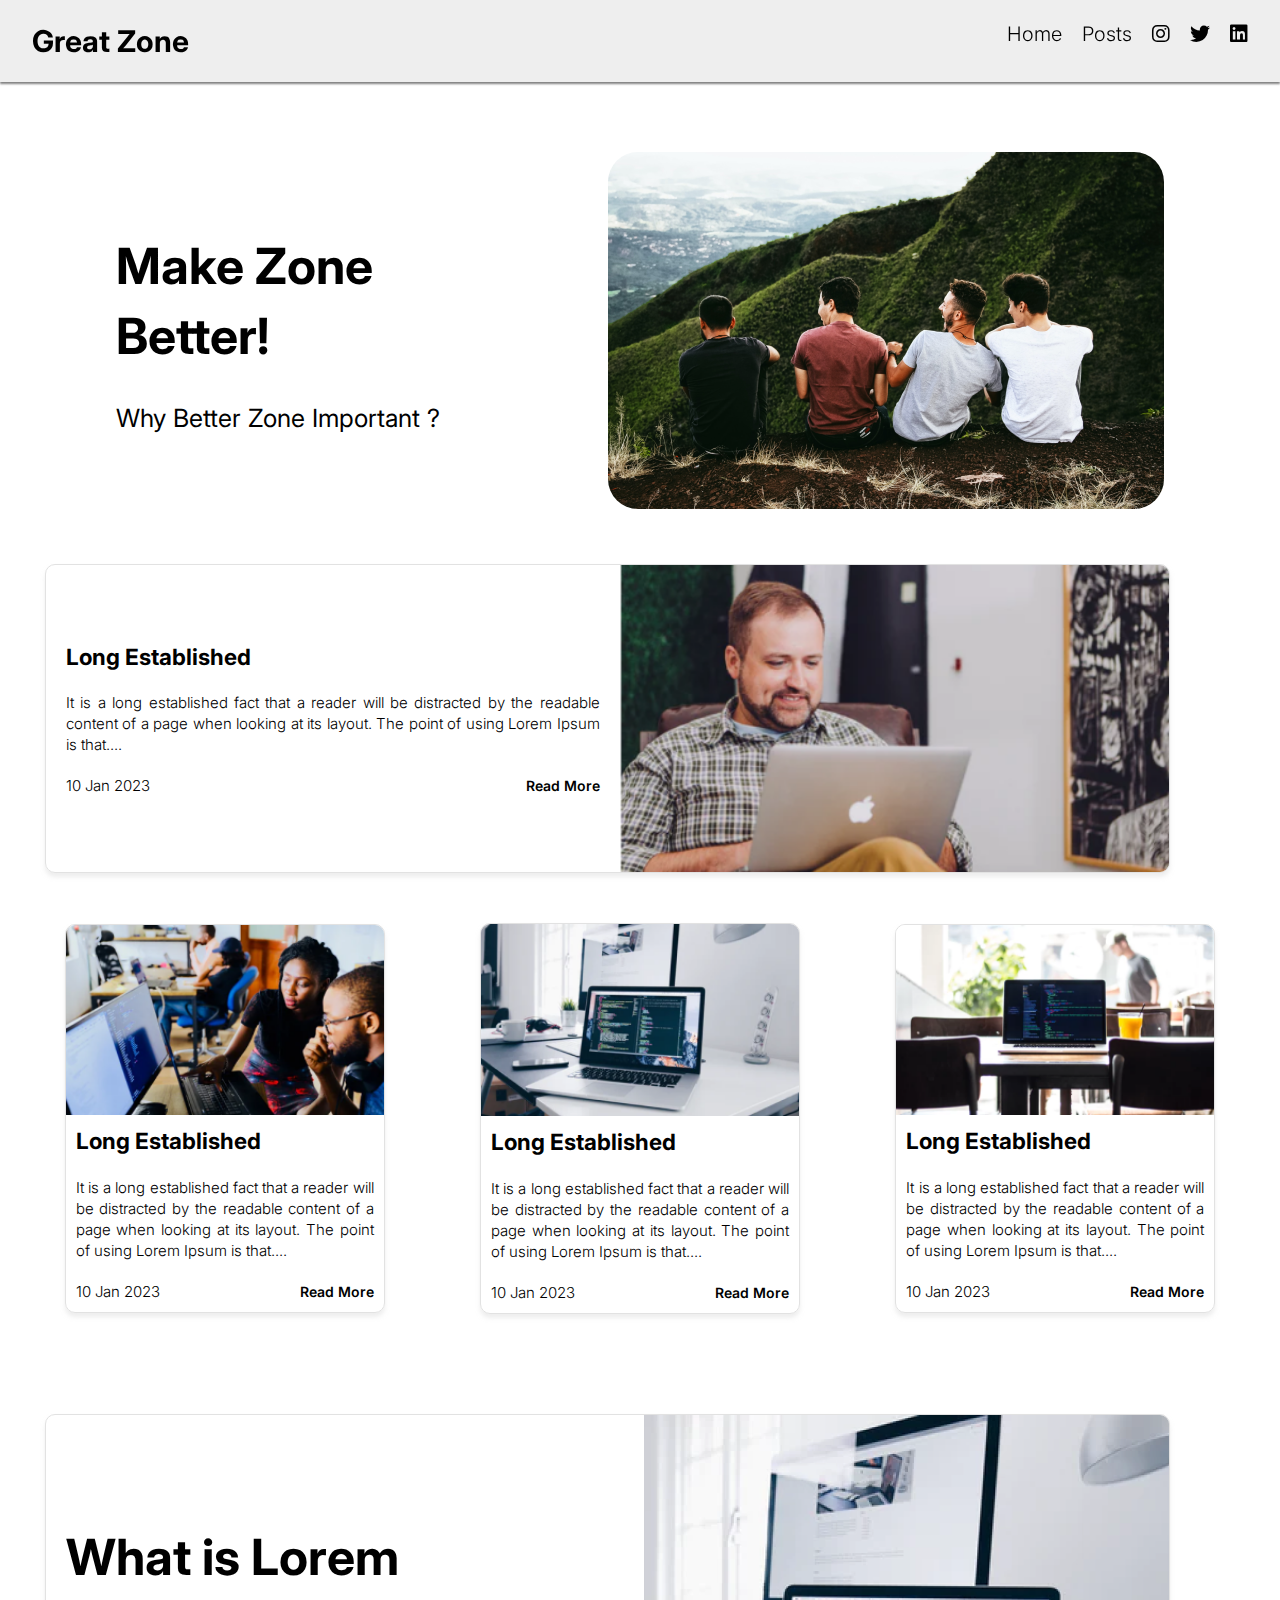
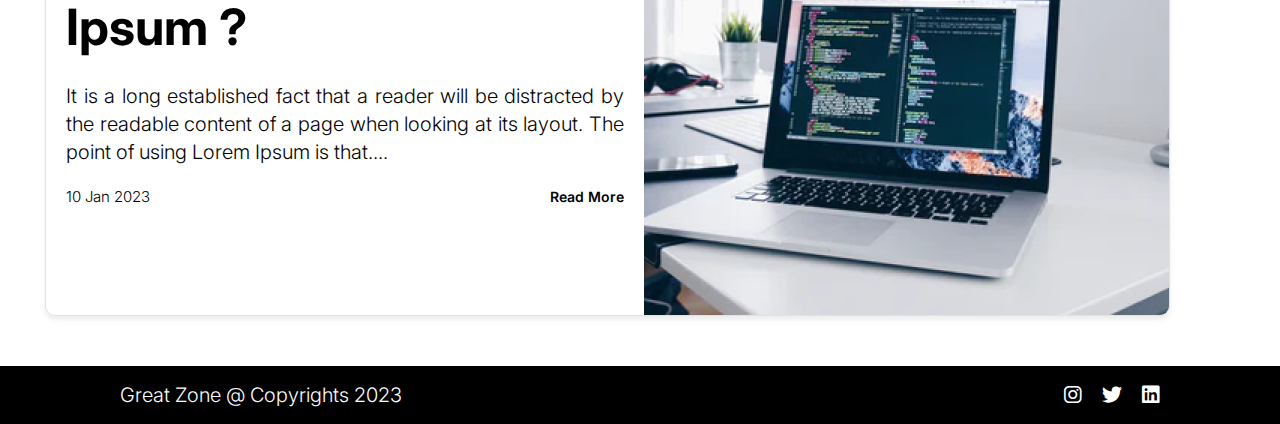
<file: 9_Blog/index.html>
<!DOCTYPE html>
<html lang="en">
<head>
    <meta charset="UTF-8">
    <meta http-equiv="X-UA-Compatible" content="IE=edge">
    <meta name="viewport" content="width=device-width, initial-scale=1.0">
    <title>My Blog Website</title>
    <link rel="stylesheet" href="style.css">
    <link rel="stylesheet" href="https://cdnjs.cloudflare.com/ajax/libs/font-awesome/6.2.1/css/all.min.css"/>
</head>
<body>
    <header>
        <nav class="container">
            <h1>Great Zone</h1>
        <ul>
        <a href="index.html">
            <li>Home</li>
        </a>
          <a href="post.html" target="_blank">
          <li>Posts</li>
          </a>
          <li><i class="fa-brands fa-instagram"></i></li>
          <li><i class="fa-brands fa-twitter"></i></li>
          <li><i class="fa-brands fa-linkedin"></i></li>
        </ul>
        </nav>
    </header>
    <section id="main">
        <div class="container">
            <div class="main-content">
                <h2>Make Zone 
                    Better!</h2>
                <p>Why Better Zone Important ?</p>
            </div>
            <div class="main-img">
                <img src="./images/hero.png" alt="main-img">
            </div>
        </div>
    </section>
    <div class="container">
        <div class="h-card">
            <div class="h-content">
              <h2>Long Established</h2>
              <p>
                It is a long established fact that a reader will be distracted by
                the readable content of a page when looking at its layout. The point
                of using Lorem Ipsum is that....
              </p>
              <div class="status">
                <p>10 Jan 2023</p>
                <a href="post.html"><button class="read-btn">Read More</button></a>
              </div>
            </div>
            <img src="images/long-card.png" alt="laptop guy" />
        </div>
       <div class="grid">
        <div class="v-card">
            <div class="h-content">
              <h2>Long Established</h2>
              <p>
                It is a long established fact that a reader will be distracted by
                the readable content of a page when looking at its layout. The point
                of using Lorem Ipsum is that....
              </p>
              <div class="status">
                <p>10 Jan 2023</p>
                <a href="post.html"><button class="read-btn">Read More</button></a>
              </div>
            </div>
            <img src="images/card2.png" alt="img1" />
        </div>
        <div class="v-card">
            <div class="h-content">
              <h2>Long Established</h2>
              <p>
                It is a long established fact that a reader will be distracted by
                the readable content of a page when looking at its layout. The point
                of using Lorem Ipsum is that....
              </p>
              <div class="status">
                <p>10 Jan 2023</p>
                <a href="post.html"><button class="read-btn">Read More</button></a>
              </div>
            </div>
            <img src="images/card1.png" alt="img1" />
        </div>
        <div class="v-card">
            <div class="h-content">
              <h2>Long Established</h2>
              <p>
                It is a long established fact that a reader will be distracted by
                the readable content of a page when looking at its layout. The point
                of using Lorem Ipsum is that....
              </p>
              <div class="status">
                <p>10 Jan 2023</p>
                <a href="post.html"><button class="read-btn">Read More</button></a>
              </div>
            </div>
            <img src="images/card3.png" alt="img1" />
        </div>
       </div>
       <div class="h-card">
        <div class="h-content">
          <h2 class="h-bottom">What is Lorem 
                               Ipsum ?</h2>
          <p class="p-bottom">
            It is a long established fact that a reader will be distracted by
            the readable content of a page when looking at its layout. The point
            of using Lorem Ipsum is that....
          </p>
          <div class="status">
            <p>10 Jan 2023</p>
            <a href="post.html"><button class="read-btn">Read More</button></a>
          </div>
        </div>
        <img src="images/long-big-card.png" alt="laptop guy" />
    </div>
    </div>
    <footer>
        <p>Great Zone @ Copyrights 2023</p>
        <ul>
        <li><i class="fa-brands fa-instagram"></i></li>
        <li><i class="fa-brands fa-twitter"></i></li>
        <li><i class="fa-brands fa-linkedin"></i></li>
        </ul>
    </footer>
</body>
</html>
</file>
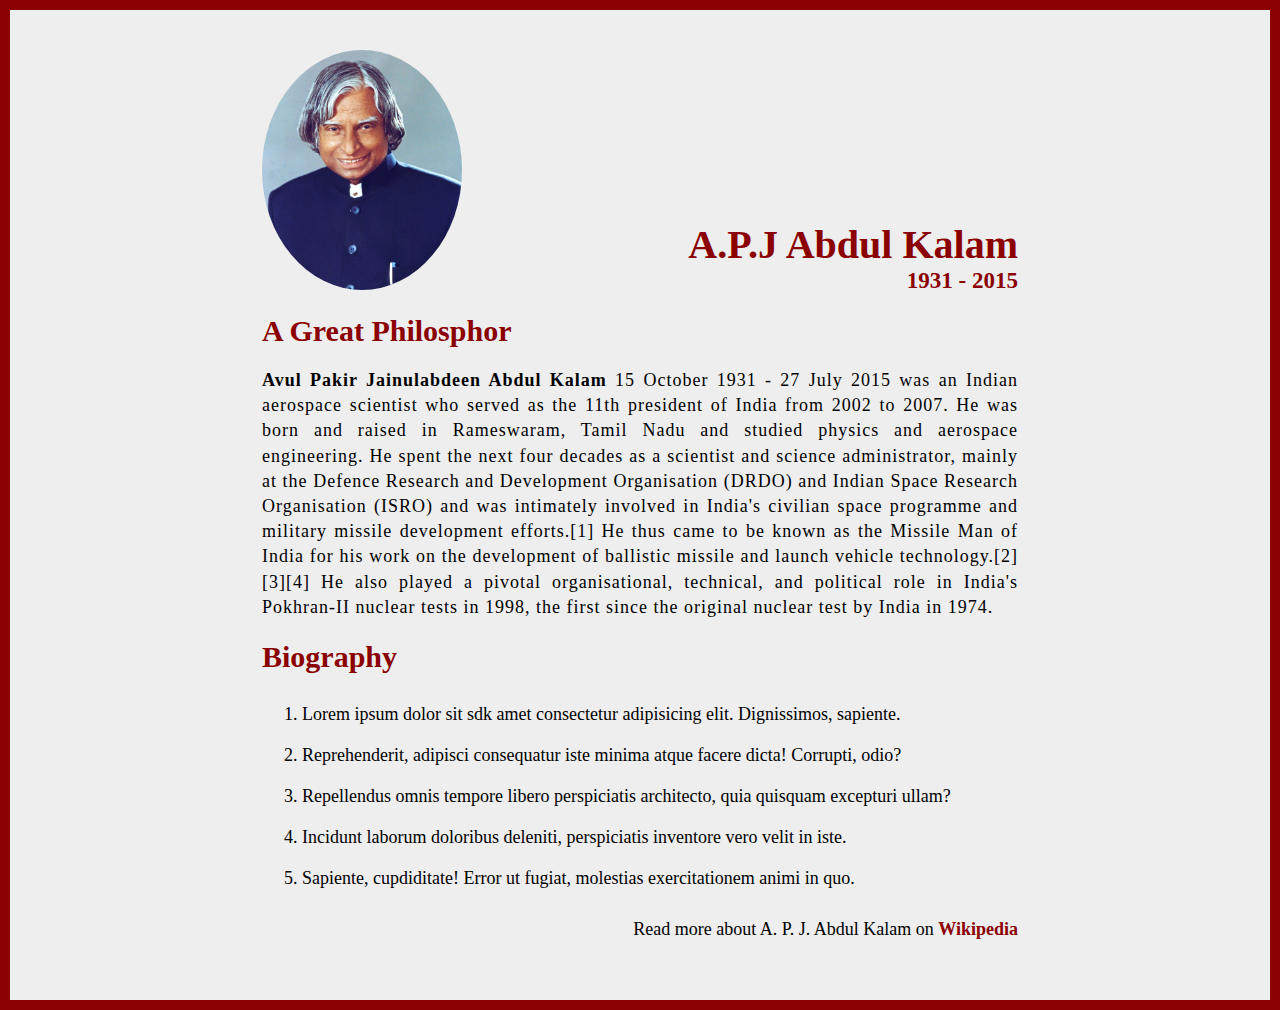
<file: 10_Portfolio/1_Tribute/index.html>
<!DOCTYPE html>
<html lang="en">
<head>
    <meta charset="UTF-8">
    <meta http-equiv="X-UA-Compatible" content="IE=edge">
    <meta name="viewport" content="width=device-width, initial-scale=1.0">
    <title>Tribute Website</title>
    <link rel="stylesheet" href="style.css">
</head>
<body>
<div class="container">
    <section id="top">
        <div class="main-img">
            <img src="./images/apj.jpg" alt="abdul kalam">
        </div>
        <div class="main content">
            <h1>A.P.J Abdul Kalam</h1>
            <h4>1931 - 2015</h4>
        </div>
    </section>
    <section id="about">
        <h1>A Great Philosphor</h1>
        <p><b>Avul Pakir Jainulabdeen Abdul Kalam</b> 15 October 1931 - 27 July 2015 was an Indian aerospace scientist who served as the 11th president of India from 2002 to 2007. He was born and raised in Rameswaram, Tamil Nadu and studied physics and aerospace engineering. He spent the next four decades as a scientist and science administrator, mainly at the Defence Research and Development Organisation (DRDO) and Indian Space Research Organisation (ISRO) and was intimately involved in India's civilian space programme and military missile development efforts.[1] He thus came to be known as the Missile Man of India for his work on the development of ballistic missile and launch vehicle technology.[2][3][4] He also played a pivotal organisational, technical, and political role in India's Pokhran-II nuclear tests in 1998, the first since the original nuclear test by India in 1974.</p>
    </section>
    <section id="bio">
        <h2>Biography</h2>
        <ul>
            <li>Lorem ipsum dolor sit sdk amet consectetur adipisicing elit. Dignissimos, sapiente.</li>
            <li>Reprehenderit, adipisci consequatur iste minima atque facere dicta! Corrupti, odio?</li>
            <li>Repellendus omnis tempore libero perspiciatis architecto, quia quisquam excepturi ullam?</li>
            <li>Incidunt laborum doloribus deleniti, perspiciatis inventore vero velit in iste.</li>
            <li>Sapiente, cupdiditate! Error ut fugiat, molestias exercitationem animi in quo.</li>
        </ul>
    </section>
    <footer>
        <p>Read more about A. P. J. Abdul Kalam on <a href="https://en.wikipedia.org/wiki/A._P._J._Abdul_Kalam">Wikipedia</a></p>
    </footer>
</div>
</body>
</html>
</file>
<file: 10_Portfolio/style.css>
@import url("https://fonts.googleapis.com/css2?family=Poppins:ital,wght@0,100;0,200;0,300;0,400;0,500;0,600;0,700;0,800;0,900;1,100;1,200;1,300;1,400;1,500;1,600;1,700;1,800;1,900&display=swap");
:root {
  --lighting-color: #0089b7;
  --dark-color: #003d62;
  --darker-color: #003251;
  --secondary-color: #fff700;
}
*{
    box-sizing: border-box;
    margin: 0; padding: 0;
}
html{
    font-size: 62.5%;
}
html,body{
    font-weight: 300;
    line-height: 1.4;
    font-family: "Poppins",sans-serif;
    scroll-behavior: smooth;
    color: #fff;
}
.container{
    width: 96%;
    margin: 0 auto;
}
a{
    text-decoration: none;
    color: #fff;
}
ul{
    list-style: none;
}
section{
    scroll-margin-top: 6rem;
}

header{
    background-color: var(--lighting-color);
    position: sticky;
    top: 0;
    z-index: 5;
}
nav{
    display: flex;
    justify-content: space-between;
    align-items: center;
    padding: 2rem 0;
}
nav ul{
    display: flex;
    gap: 2rem;
}
nav li{
    font-size: 1.8rem;
    border-bottom: 0.4rem transparent solid;
    transition: 0.3s ease-in-out;
    font-weight: 400;
}
nav li:hover{
    border-bottom: 0.2rem var(--secondary-color) solid;
    transition: 0.3s ease-in-out;
}
.logo{
    font-size: 2.2rem;
    font-weight: 700;
}

#main{
    background-color: #003d62;
    height: 100vh;
    border-bottom: .2rem solid var(--lighting-color);
}
#main .container{
    display: flex;
    justify-content: space-around;
    align-items: center;
    gap: 2rem;
    padding: 10rem 0;
}
.hero-img img{
    width: 100%;
}
.main-content{
    display: grid;
    place-items: center;
    gap: 2rem;
}
.main-content h1{
    font-size: 4rem;
    text-wrap: nowrap;
}
.main-content span{
    font-size: 7rem;
    color: var(--secondary-color);
}
.main-content .name{
    color: #fff;
}
.main-content h2{
    font-size: 4rem;
    border-right: .3rem solid var(--secondary-color);

    animation: typing 5s steps(40, end), blink 0.75s step-end infinite;
    overflow: hidden;
    white-space: nowrap;
    margin: 0 auto;
}
@keyframes typing {
    from{
        width: 0;
    }
    to{
        width: 81%;
    }
}
@keyframes blink {
    from,to{
        border-color: transparent;
    }
    50%{
        border-color: var(--secondary-color);
    }
}
#portfolio{
    background-color: #003251;
}
#portfolio h1{
    font-size: 5rem;
    text-align: center;
    padding: 2rem 0;
    font-weight: bold;
}
/* project */
.p-container{
    display: grid;
    grid-template-columns: repeat(auto-fit,minmax(32rem, 1fr));
    gap: 2rem;
    align-items:flex-start;
    /* max-width: 1500px; */
    margin: 0 auto;
}
.grid{
    display: grid;
    place-items: center;
}
.card{
    width: 32rem;
    border-radius: .5rem;
    overflow: hidden;
    transition: .2s ease-in-out;
    display: flex;
    flex-direction: column;
}
.card:hover{
    transform: scale(1.04);
    transition: 1s ease-in-out;
}
.card:hover img{
    transform: scale(1.02);
    transition: .3s ease-in-out;   
    opacity: 0.9;
}
.card-content{
    text-align: center;
    padding: 2rem 0;
    font-size: 2rem;
    /* height: 8rem; */
    position: relative;
    top: -6.5rem;
    margin-bottom: -6.5rem;
    transform: translateY(10rem);
    transition: .5s ease-in-out;
}
.card:hover .card-content{
    transform: translateY(0);
    background-color: #fff;
    color: #003251;
}
/* footer */
#contact {
  background: var(--dark-color);
}

#contact h2 {
  font-size: 6rem;
  text-align: center;
  margin: 2rem 0;
}

#contact .container {
  height: 90vh;
  display: flex;
  flex-direction: column;
  gap: 4rem;
  justify-content: center;
}

.top_contact {
  max-width: 800px;
  display: grid;
  margin: 0 auto;
  grid-template-columns: repeat(auto-fit, minmax(80px, 1fr));
}
.contact_way {
  display: flex;
  gap: 1rem;
  align-items: center;
}

.contact_way i {
  font-size: 3rem;
}
.contact_way h3 {
  font-size: 3rem;
  font-weight: bold;
}
.bottom_contact{
  max-width: 400px;
  gap: 1rem;
  display: grid;
  margin: 0 auto;
  grid-template-columns: repeat(auto-fit, minmax(80px, 1fr));
}
footer {
  background: var(--darker-color);
  padding: 2rem;
  color: white;
  font-size: 2.5rem;
  text-align: center;
}
@media (max-width:1024px){
    html{
        font-size: 55%;
    }
}
@media (max-width:768px){
    html{
        font-size: 45%;
    }
}
@media (max-width:550px){
    html{
        font-size: 35%;
    }
}
@media (max-width:350px){
    html{
        font-size: 30%;
    }
    #main{
        max-height: 70vh;
    }
}
@media (max-width:630px){
    #main{
        height: 100vh;
    }
    #main .container{
        flex-direction: column;
    }
    .hero-img{
        width: 60%;
    }
}
</file>
<file: 1_Tribute/style.css>
*{
    box-sizing: border-box;
    margin: 0; padding: 0;
}
html{
    font-size: 62.5%;
}
body{
    font-size: 1.5rem;
    background-color: #eee;
    border: 1rem solid darkred;
    min-height: 100vh;
}
.hero-img, img{
    width: 20rem;
    height: 24rem;
    border-radius: 50%;
}
.container{
    width: 60%;
    margin: 4rem auto;
}
#top{
    display: flex;
    justify-content: space-between;
    align-items: flex-end;
}
#top h1{
    font-size: 4rem;
    color: darkred;
}
#top h4{
    font-size: 2.3rem;
    color: darkred;
    text-align: end;
}
#about h1{
    color: darkred;
    font-size: 3rem;
    margin: 2rem 0;
}
#about p{
    line-height: 1.4;
    font-size: 1.8rem;
    letter-spacing: .1rem;
    text-align: justify;
}
#bio h2{
    font-size: 3rem;
    color: darkred;
    margin: 2rem 0;
}
#bio ul{
    padding-left: 4rem;
    list-style: decimal;
}
#bio ul li{
    padding: 1rem 0;
    font-size: 1.8rem;
    text-align: justify;
}
footer{
    text-align: end;
    padding: 2rem 0;
    font-size: 1.8rem;
}
footer a{
    text-decoration: none;
    color: darkred;
    font-size: 1.8rem;
    font-weight: bold;
}

@media screen and (max-width:795px) {
    .container{
        width: 80%;
    }
    html{
        font-size: 55%;
    }
}
@media screen and (max-width:570px) {
    .container{
        width: 80%;
    }
    html{
        font-size: 45%;
    }
    #top{
        flex-direction: column;
        align-items: center;
    }
}
</file>
<file: 2_Application Form/style.css>
*{
    box-sizing: border-box;
    margin: 0; padding: 0;
}
:root{
    --light-indigo-5:#4c005a;
}
html{
    font-size: 62.5%;
}
body{
    background-color: #ccc;
    font-size: 1.8rem;
}
.container{
    width: 90%;
    margin:0 auto;
}
.box{
    background-color: #fff;
    max-width: 60rem;
    margin: 4rem auto;
    padding: 2rem;
    border-radius: 1rem;
    box-shadow: .2rem .3rem .3rem rgba(1, 1, 1, .4);
}
.box h2{
    color: var(--light-indigo-5);
    font-size: 3rem;
}
.box span{
    font-size: 1.8rem;
}
.form-container{
    display: grid;
    grid-template-columns: repeat(auto-fit, minmax(20rem, 1fr));
    gap: 2rem;
    margin: 2rem 0;
}
.form-controller{
    display: flex;
    flex-direction: column;
    gap: 1rem;
}
label{
    font-weight: 600;
    color: var(--light-indigo-5);
}
input, textarea, select{
    padding: .8rem 1rem;
    border-radius: .5rem;
    border: .15rem solid #ccc;
    font-size: 1.4rem;
    color: var(--light-indigo-5);
}
input:focus, textarea:focus{
    outline-color: var(--light-indigo-5);
}
.text{
    display: grid;
    grid-column: 1/span 2;
}
textarea{
    width: 100%;
}
.text label{
    padding-bottom: 1rem;
}
.custom-file::-webkit-file-upload-button {
    visibility: hidden;
  }
/* .custom-file::before{
    content: 'Select Files';
    display: inline-block;
    cursor: pointer;
    text-shadow: 1px 1px #fff;
    font-weight: 700;
    font-size: 1.4rem;
} */
.btn{
    display: flex;
    justify-content:flex-end ;
}
button{
    background-color: var(--light-indigo-5);
    padding: 1rem;
    color: #fff;
    border-radius: .5rem;
    border: .2rem solid transparent;
    transition: .3s ease-in-out;
}
button:hover{
    transition: .3s ease-in-out;
    border: .2rem solid var(--light-indigo-5);
    background-color: #fff;
    color: var(--light-indigo-5);
    cursor: pointer;
}
@media screen and (max-width: 535px) {
    .text {
        grid-column: 1 / span 1;
      }
}
</file>
<file: 4_Developer_landing/style.css>
@import url("https://fonts.googleapis.com/css2?family=Roboto:ital,wght@0,100;0,300;0,400;0,500;0,700;0,900;1,100;1,300;1,400;1,500;1,700;1,900&display=swap");
*{
    box-sizing: border-box;
    margin: 0; padding: 0;
}
html{
    font-size: 62.5%;
}
body{
    font-size: 1.2rem;
}
html,body{
    line-height: 1.4;
    font-family: "Roboto",sans-serif;
    font-weight: 300;
}
.main{
    background-image: url(./images/developer.png);
    min-height: 100vh;
    background-position: center;
    background-size: cover;
    background-repeat: no-repeat;
}
.main-content{
    color: #fff;
    padding: 5rem 7rem;
}
.main-content span{
    color: yellow;
    font-size: 7rem;
}
.main-content h1{
    font-size: 5rem;
}
.black{
    background-color: #000;
    color:#fff;
    text-align: center;
    padding: 1rem;
    font-size: 2.5rem;
}
.black h1 span{
    color: yellow;
    font-size: 5rem;
}
/* card */
.card-container{
    display: grid;
    grid-template-columns: repeat(auto-fit, minmax(32rem,1fr));
    gap: 1rem;
    max-width: 110rem;
    margin: 3rem auto;
    padding: 0 1rem;
}
.grid-item{
    display: flex;
    justify-content: center;
    align-items: center;
    /* padding: 2rem; */
}
.card img{
    max-width: 32rem;
}
.card{
    max-width: 32rem;
    min-height: 35rem;
    border-radius: 1rem;
    box-shadow: 3px 5px 5px rgba(1, 1, 1, 0.2);
    transition: 0.2s ease-in-out;
}
.card:hover {
    transform: scale(1.04);
    box-shadow: 3px 5px 5px rgba(1, 1, 1, 0.3);
    transition: 0.2s ease-in-out;
}
.card-content{
    padding: 1rem;
}
.card-content h2 {
    margin-bottom: 1rem;
    font-size: 2rem;
}
.card-content P{
    padding: .6rem;
}
.about{
    display: flex;
    color: #fff;
}
.contact{
    background-color: rgb(61, 2, 103);
    padding: 2rem;
}
.aboutus{
    background-color: darkred;
    padding: 2rem;
}
.about h1{
    font-size:4rem ;
    color: yellow;
}
.about p{
    font-size: 1.8rem;
    padding: 1rem;
}
footer{
    background-color: #000;
    color: #fff;
    text-align: center;
    padding: 1rem;
    font-size: 3rem;
    font-weight: bold;
}
@media screen and (max-width:786px) {
    html{
        font-size:55%;
    }
}
@media screen and (max-width:570px) {
    .about{
        flex-direction: column;
    }
    html{
        font-size:45%;
    }
}
</file>
<file: 5_Resturant_web/style.css>
*{
    box-sizing: border-box;
    padding: 0; margin: 0;
}
html{
    font-size: 62.5%;
}
html,body{
    line-height: 1.4;
    font-family: "Lato",sans-serif;
    font-weight: 300;
    scroll-behavior: smooth;
}
#top, #menu{
    scroll-margin: 10rem;
}
body{
    font-size: 1.4rem;
}
header{
    background-color: #eee;
    box-shadow: 0 .2rem .2rem rgba(1, 1, 1, .4);
    z-index: 5;
    scroll-behavior: smooth;
    position: sticky;
    top: 0;
}
.container{
    width: 90%;
    margin: 0 auto;
}
nav{
    display: flex;
    justify-content: space-between;
    align-items: center;
}
nav ul{
    list-style: none;
    display: flex;
    gap: 2rem;
}
nav ul li{
    padding: 1rem 0;
} 
nav i{
    padding: .5rem 0;
    font-size: 2rem;
}
a{
    text-decoration: none;
    font-size: 2rem;
    color: #000;
    padding-bottom: .5rem;
    border-bottom: .1rem solid transparent;
    transition: .3s ease-in-out;
}
nav a:hover{
    border-bottom: .1rem solid black;
    transition: .3s ease-in-out;
}
.logo img{
    width: 85%;
    padding-bottom: .5rem 0;
}
/* main */
#top .container{
    display: flex;
    justify-content: space-evenly;
    align-items: center;
    margin: 4rem auto;
    gap: 2rem;
}
.main-img img{
    width: 90%;
}
.main-content{
    display: flex;
    flex-direction: column;
    align-items: flex-start;
    gap: 2rem;
    max-width: 50rem;
}
.main-content h4{
    background-color: green;
    color: #fff;
    padding: 1rem 1.3rem;
    border-radius: .5rem;
    font-size: calc(1vw + .5vmin);
}
.main-content h1{
    font-size: calc(3vw + 2vmin);
    white-space: pre-line;
    font-weight: 400;
}
.main-content p{
    font-size: 1.7rem;
}
.main-btn{
    padding: 1rem;
    background-color: goldenrod;
    border: .2rem solid transparent;
    border-radius: .5rem;
    transition: .3s ease-in-out;
}
.main-btn:hover{
    transition: .3s ease-in-out;
    border: .2rem solid goldenrod;
    background-color: #fff; color: goldenrod;

}
/* features */
.features .container{
    display: grid;
    grid-template-columns: repeat(auto-fit, minmax(32rem, 1fr));
    gap: 1rem;
}
.feature{
    display: flex;
    gap: 2rem;
    justify-content: center;
    align-items: center;
    margin: 3rem 0;
    transition: .3s ease-in-out;
    padding: .5rem;
}
.feature:hover{
    transform: scale(1.05);
    transition: .3s ease-in-out;
    box-shadow: 0 .2rem .2rem rgba(1, 1, 1, .2);
}
.divider{
    border-bottom: .2rem solid #ccc;
    margin-bottom: 4rem;
}
/* menu */
#menu{
    display: flex;
    flex-direction: column;
    justify-content: center;
    align-items: center;
    gap: 2rem;
}
.menu-btn{
    padding: 1rem;
    background-color: green; color: #fff;
    border: none;
    border-radius: .5rem;
    font-size: 2rem;
    transition: .3s ease-in-out;
    cursor: pointer;
}
.menu-btn:hover{
    transform:translateY(-.5rem);
    transition: .3s ease-in-out;
    box-shadow: 0 .2rem .2rem rgba(1, 1, 1, .2);
}
#menu h2{
    font-size: 3rem;
}
.grid{
    display: grid;
    grid-template-areas:  
    "I1 I1 I2 I3"
    "I1 I1 I2 I7"
    "I4 I5 I6 I7";
    gap: 1.5rem;
}  
  .item1 {
    grid-area: I1;
  }
  .item2 {
    grid-area: I2;
  }
  .item3 {
    grid-area: I3;
  }
  .item4 {
    grid-area: I4;
  }
  .item5 {
    grid-area: I5;
  }
  .item6 {
    grid-area: I6;
  }
  .item7 {
    grid-area: I7;
  }
  .grid-img {
    border-radius: 1rem;
    transition: 0.2s ease-in-out;
    width: 100%;
    height: 100%;
  }
  .grid-img:hover {
    transform: scale(1.05);
    transition: 0.2s ease-in-out;
    /* box-shadow: 0 .2rem .2rem rgba(1, 1, 1, .4); */
  }
  footer{
    background-color: beige;
    margin-top: 2rem;
}
#f-container{
    display: flex;
    justify-content: space-between;
    align-items: flex-start;
    flex-wrap: wrap;
    gap: 2rem;
    padding: 2rem 0;
}

.f-content{
    display: flex;
    flex-direction: column;
    justify-content: space-between;
    gap: 1rem;
    color: grey;
    /* width: 300px; */
}
.f-content h3{
    font-size: 3rem;
    font-weight: 400;
  }
  .f-content ul{
    list-style: none;
}
.f-content ul li{
    padding: .1rem;
    font-size: 1.6rem;
  }

  .letter h3{
    font-size: 3rem;
    font-weight: 400;
    color: grey;
  }
  .letter input{
    padding: .9rem;
    margin: .6rem 0;
    border: none;
    border-radius: .5rem;
  }
  .icon-container{
    display: flex;
    gap: 2rem;
  }
  .icon{
    font-size: 2.5rem;
    color: green;
    cursor: pointer;
  }


  @media (max-width:850px) {
    html{
        font-size: 45%;
    }
    #top .container{
        flex-direction: column;
    }
  }
/* 
  @media (max-width:476px){
    .letter input{
    }
  } */
</file>
<file: 6_Music-Web/style.css>
@import url("https://fonts.googleapis.com/css2?family=Roboto:ital,wght@0,100;0,300;0,500;0,700;0,900;1,100;1,300;1,400;1,500;1,700;1,900&display=swap");
:root {
  --purple500: #281154;
  --purple300: #270082;
  --purple600: #1b0058;
  --gold600: #ffd700;
  --body: #f9f6ff;
  --max-width: 1200px;
}
*{
    padding: 0; margin: 0;
    box-sizing: border-box;
}
html{
    font-size:62.5%
}
html,body{
    font-weight: 300;
    line-height: 1.4;
    font-family: "Roboto",sans-serif;
    scroll-behavior: smooth;
}
body{
    font-size: 1.5rem;
}
section{
    scroll-margin: 4rem;
}
ul{
    list-style: none;
}
a{
    text-decoration: none;
    color: #fff;
}
.container{
    width:97%;
    margin: 0 auto;
}
/* header */
header{
    background-color: #270082;
    box-shadow: 0 .5rem .5rem rgba(0, 0, 0, .5);
    position: sticky; top: 0;
    z-index: 5;
}
nav{
    display: flex;
    justify-content: space-between;
    align-items: center;
    padding: 1.5rem 0;
    color: #fff;
}
.logo{
    font-size: 3.5rem;
    font-weight: 800;
}
nav ul{
    display: flex;
    gap: 1.6rem;
}
nav ul li{
    font-size: 1.8rem;
    border-bottom: .2rem solid transparent;
    transition: .2s ease-in;
}
nav ul li:hover{
    border-bottom: .2rem solid #fff;
    transition: .2s ease-in;
}
/* section main */
#main{
    background-image: url(./images/hero_image.png);
    color: #fff;
    min-height: 100vh;
    display: grid;
    place-items: center;
    text-align: center;
}
#main .container{
    display: flex;
    flex-direction: column;
    gap: 5rem;
}
#main h1{
    font-size: 8rem;
}
#main h2{
    font-size:4rem;
}
#main p{
    font-size: 3rem;
}
/* section music */
#music{
    padding-top: 5rem;
    background: var(--purple500);
}
#music .container{
    display: flex;
    flex-direction: column;
    gap: 3rem;
    justify-content: center;
    align-items: center;
    color: white;
}
.ipad{
    margin-top: -40rem;
    position: relative;
    top: 40rem;
}
.ipad img{
    width: 100%;
}
button{
    padding: 1rem 1.5rem;
    border: none;
    border-radius: .5rem;
    transition: 0.2s ease-in-out;
}
button:hover{
    transition: 0.2s ease-in-out;
    opacity: 0.8;
}
.m-btn{
    background-color: var(--gold600);
}
.secondary-btn{
    background-color: var(--purple300);
    color: white;
}
.mac-img{
    width: fit-content;
}
.mac-img img{
    width: 100%;
}
.about-music{
    padding-top: 50rem;
    display: grid;
    place-items: center;
    gap: 5rem;
    text-align: center;
    margin-bottom: 5rem;
}
  
#video{
    background-image: url(images/video.png);
    min-height: 80rem;
    display: grid;
    place-items: center;
    color: white;
    text-align: center;
}
#video .container {
    display: flex;
    flex-direction: column;
    gap: 3rem;
    margin-top: -20rem;
}
#main,
#video{
    position: relative;
    background-position: center;
    background-size: cover;
    background-repeat: no-repeat;
}
#gift{
    display: flex;
    justify-content: center;
    align-items: center;
    margin: 10rem 0;
    gap: 5rem;
}
/* .gift-card{
    width: 50%;
} */

.gift-content {
    display: flex;
    flex-direction: column;
    gap: 2rem;
}
  
  .footer-upper {
    background-color: var(--purple600);
    padding: 2rem;
  }
  .footer-upper .container {
    display: flex;
    color: white;
    justify-content: space-between;
  }
  
  .footer-upper h4 {
    padding-bottom: 1rem;
    border-bottom: .2rem solid white;
    margin-bottom: 1rem;
  }
  .footer-lower {
    background-color: var(--purple300);
    padding: 2rem;
    display: flex;
    justify-content: center;
    color: white;
  }
  
  .gift-section {
    scroll-margin: 12rem;
  }
  @media (max-width:900px){
    #gift{
        flex-direction: column;
    }  
  }
</file>
<file: 8_Documentation Web/style.css>
@import url("https://fonts.googleapis.com/css2?family=Roboto:ital,wght@0,100;0,300;0,500;0,700;0,900;1,100;1,300;1,400;1,500;1,700;1,900&display=swap");
*{
    box-sizing: border-box;
    margin: 0; padding: 0;
}
html{
    font-size: 62.5%;
}
html,body{
    font-family: "Roboto",sans-serif;
    font-weight: 300; line-height: 1.4;
    scroll-behavior: smooth;
}
body{
    font-size: 1.5rem;
    display:flex;
    gap: 2rem;
}
nav{
    position: sticky;
    top:0;
    border: .1rem solid #ccc;
    height: 100vh;
}
nav h1{
    font-size: 2.4rem;
    font-weight: 300;
    padding: 1rem;
    border-bottom: .1rem solid #ccc;
}
nav ul{
    list-style: none;
}
nav ul li{
    border-bottom: .1rem solid #ccc;
    padding: 1rem;
    color: black;
}
nav ul li:hover{
    background: #ccc;
    transition: 0.3s ease-in-out;
}
a{
    text-decoration: none;
}
main{
    padding: 2rem;
}
section{
    margin-bottom: 5rem;
    scroll-margin: 5rem;
}
article{
    max-width: 120rem;
    font-size: 1.4rem;
    margin-left: 1rem;
    display: flex;
    flex-direction: column;
    gap: 2rem;
}
section h2{
    font-size: 2rem;
    margin-bottom: 2rem;
    border-bottom: .1rem solid #ccc;
}
article ul{
    margin-left: 2rem;
}
article ul li{
    margin-bottom: 1rem;
}
article p{
font-size: 1.5rem;
text-align: justify;
line-height: 1.6;
}
code{
    white-space: pre-line;
    background-color: #f7f7f7; border-radius: .5rem;
    line-height: 2;
    padding: 1.5rem; margin: 1rem;

}
</file>
<file: 9_Blog/style.css>
@import url("https://fonts.googleapis.com/css2?family=Inter:wght@100;200;300;400;500;600;700;800;900&display=swap");
*{
    box-sizing: border-box;
    margin: 0; padding: 0;
}
html{
    font-size: 62.5%;
}
html,body{
    font-weight: 300;
    line-height: 1.4;
    font-family: "Inter",sans-serif;
    scroll-behavior: smooth;
}
body{
    font-size: 1.5rem;
}
section{
    scroll-margin-top: 5rem;
}
ul{
    list-style: none;
}
a{
    text-decoration: none;
    color: #000;
}
header{
    background-color: #eee;
    box-shadow: 0 .2rem .2rem rgba(0, 0, 0, .5);
    position: sticky;
    top: 0; z-index: 5;
}
.container{
    margin: 0 auto;
    width: 95%;
}
nav{
    display: flex;
    justify-content: space-between;
    padding: 2rem 0;
}
nav ul{
    display: flex;
    gap: 2rem;
}
nav ul li{
    font-size: 2rem;
    border-bottom: .2rem solid transparent;
}
nav ul li:hover{
    border-bottom: .2rem solid black;
}
/* main section */
#main .container{
    display: flex;
   justify-content: space-around;
   align-items: center;
   /* gap: 5rem; */
   margin-top: 7rem;
}
.main-content{
    display: grid;
    place-items: flex-start;
    gap: 3rem;
}
.main-content h2{
    white-space:pre-line;
    font-size: 5rem;
}
.main-content p{
    font-size: 2.5rem;
    font-weight: 400;
}
.main-img img{
    border-radius: 3rem;
    transition: .3s ease-in-out;
    width: 100%;
}
.main-img img:hover{
    transform: scale(1.04);
    box-shadow: .2rem .3rem .3rem rgba(0, 0, 0, 1);
    transition: 1s ease-in-out;
}
/* h-card sectoin */
.h-card{
    display: flex;
    justify-content: space-around;
    align-items: center;
    margin: 5rem 1.3rem;
    max-width: 92.5%;
    border-radius: 1rem;
    border: 1px solid #e2e2e2;
    overflow: hidden;
    box-shadow: 0px 4px 4px rgba(221, 221, 221, 0.5);
}
.h-card img{
    width: 100%;
}
.h-content{
    display: flex;
    flex-direction: column;
    gap: 2rem;
    padding: 0 2rem;
}
.h-content p{
    text-align: justify;
}
.status{
    display: flex;
    justify-content: space-between;
}
.read-btn{
    all:unset;
    font-size: 1.4rem;
    font-weight: 600;
    border-bottom: .1rem solid transparent; 
}
.read-btn:hover{
    border-bottom: .1rem solid #000;
    cursor: pointer;
}
.h-card:hover img{
    transform: scale(1.05);
    transition: 1s ease-in-out;
}
.h-card:hover{
    box-shadow: 0px 4px 4px rgb(199, 199, 199);
    transition: .8s ease-in-out;
}
/* v-card section */
.grid{
    display: grid;
    grid-template-columns: repeat(auto-fit, minmax(32rem, 1fr));
    gap: 3rem;
    place-items: center;
}
.v-card{
    max-width: 32rem;
    display: flex;
    flex-direction: column-reverse;
    border-radius: 1rem;
    overflow: hidden;
    border: 1px solid #e2e2e2;
    box-shadow: 0px 4px 4px rgba(221, 221, 221, 0.5);
    margin-bottom:5rem ;
}
.v-card .h-content{
    padding: 1rem;
}
/* below secton */
.h-bottom{
    font-size: 5rem;
    white-space: pre-line;
}
.p-bottom{
    font-size: 2rem;
}
/* footer */
footer{
    display: flex;
    justify-content: space-between;
    background-color: #000; color: #fff;
    padding: 1.5rem 12rem;
    font-size: 2rem;
}
footer ul{
    display: flex;
    gap: 2rem;
}
/* post  */
.post{
    max-width: 95%;
    margin: 0 auto;
}
.banner_image img {
    width: 100%;
}
.post h1 {
    font-size: 3rem;
}
.post hr {
    margin: 3rem 0;
}
.about-author {
    display: flex;
    gap: 2rem;
    align-items: center;
}
article {
    display: flex;
    flex-direction: column;
    gap: 3rem;
    margin-bottom: 2rem;
    text-align: justify;
}


@media (max-width:1024px){
    html{
        font-size: 55%;
    }
}
@media (max-width:768px){
    html{
        font-size: 45%;
    }
}
@media (max-width:550px){
    html{
        font-size: 35%;
    }
}
@media (max-width:350px){
    html{
        font-size: 30%;
    }
}
</file>
<file: 10_Portfolio/1_Tribute/style.css>
*{
    box-sizing: border-box;
    margin: 0; padding: 0;
}
html{
    font-size: 62.5%;
}
body{
    font-size: 1.5rem;
    background-color: #eee;
    border: 1rem solid darkred;
    min-height: 100vh;
}
.hero-img, img{
    width: 20rem;
    height: 24rem;
    border-radius: 50%;
}
.container{
    width: 60%;
    margin: 4rem auto;
}
#top{
    display: flex;
    justify-content: space-between;
    align-items: flex-end;
}
#top h1{
    font-size: 4rem;
    color: darkred;
}
#top h4{
    font-size: 2.3rem;
    color: darkred;
    text-align: end;
}
#about h1{
    color: darkred;
    font-size: 3rem;
    margin: 2rem 0;
}
#about p{
    line-height: 1.4;
    font-size: 1.8rem;
    letter-spacing: .1rem;
    text-align: justify;
}
#bio h2{
    font-size: 3rem;
    color: darkred;
    margin: 2rem 0;
}
#bio ul{
    padding-left: 4rem;
    list-style: decimal;
}
#bio ul li{
    padding: 1rem 0;
    font-size: 1.8rem;
    text-align: justify;
}
footer{
    text-align: end;
    padding: 2rem 0;
    font-size: 1.8rem;
}
footer a{
    text-decoration: none;
    color: darkred;
    font-size: 1.8rem;
    font-weight: bold;
}

@media screen and (max-width:795px) {
    .container{
        width: 80%;
    }
    html{
        font-size: 55%;
    }
}
@media screen and (max-width:570px) {
    .container{
        width: 80%;
    }
    html{
        font-size: 45%;
    }
    #top{
        flex-direction: column;
        align-items: center;
    }
}
</file>
